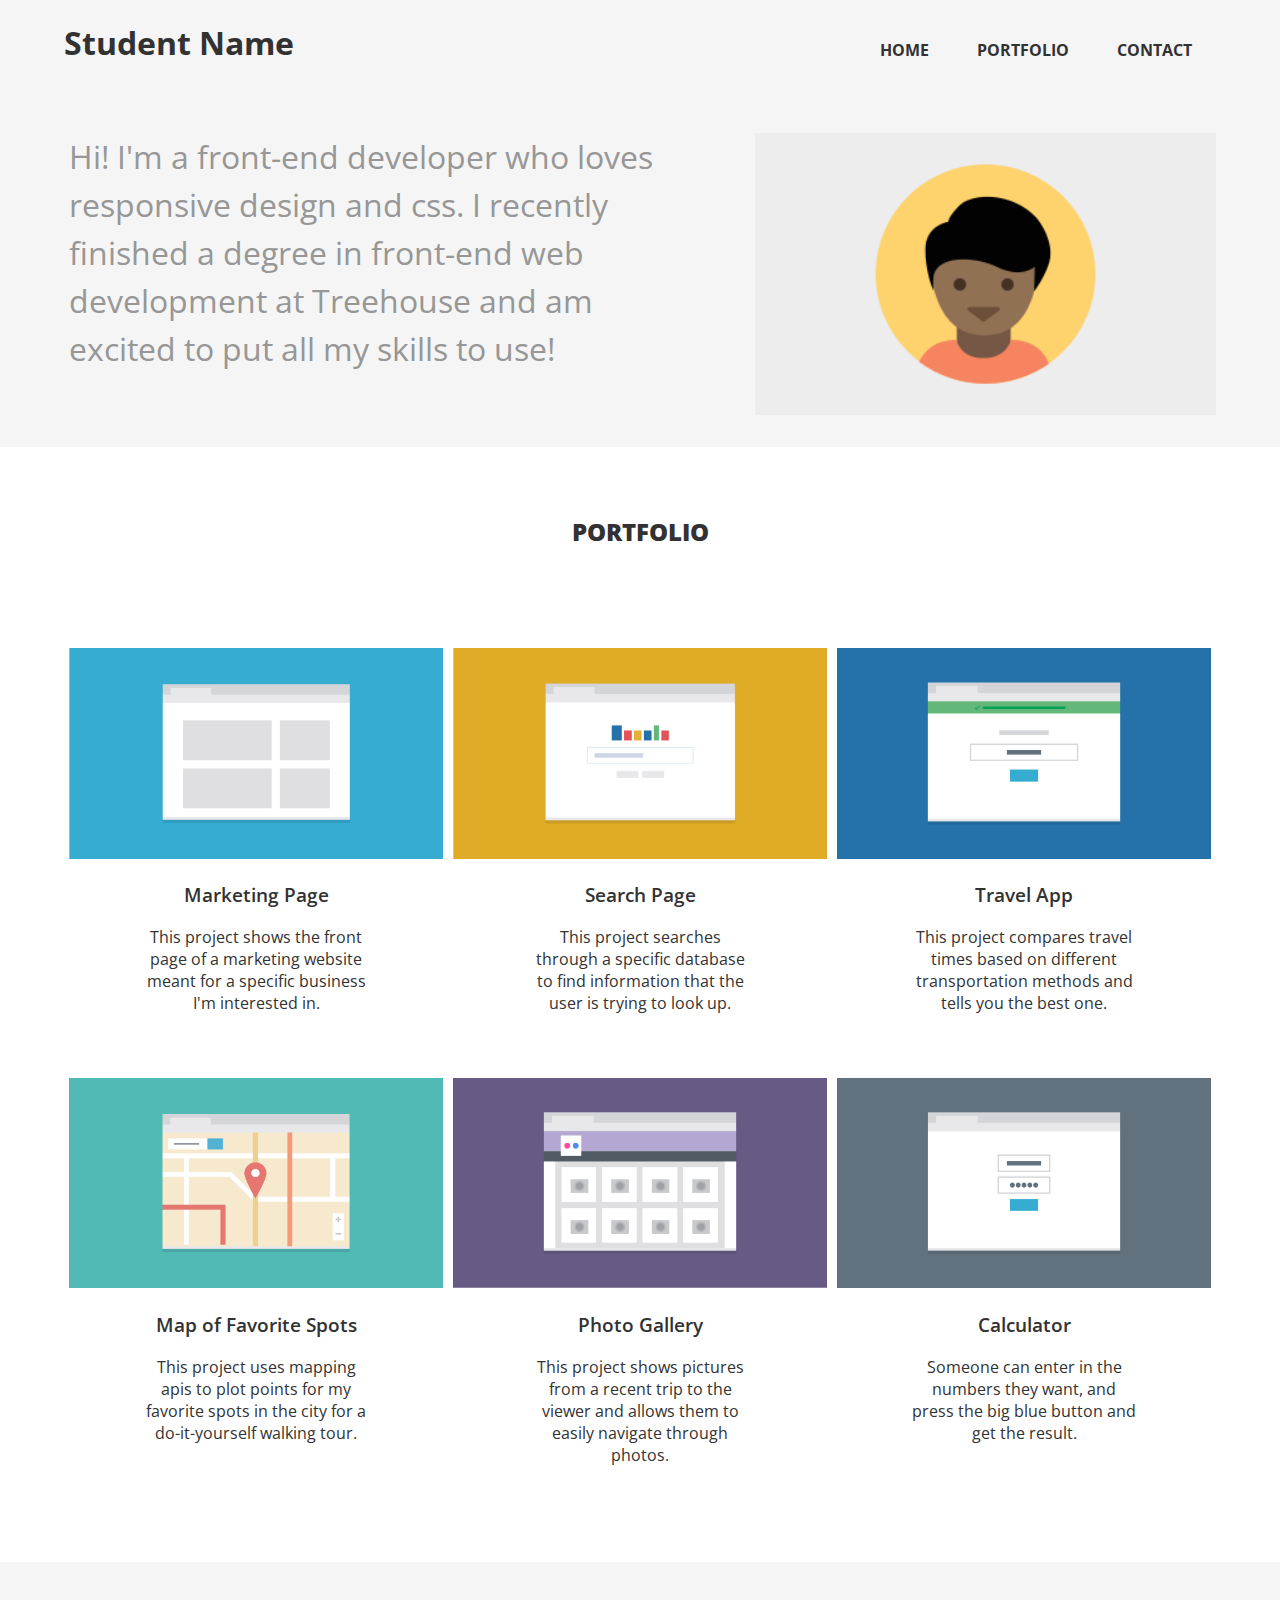
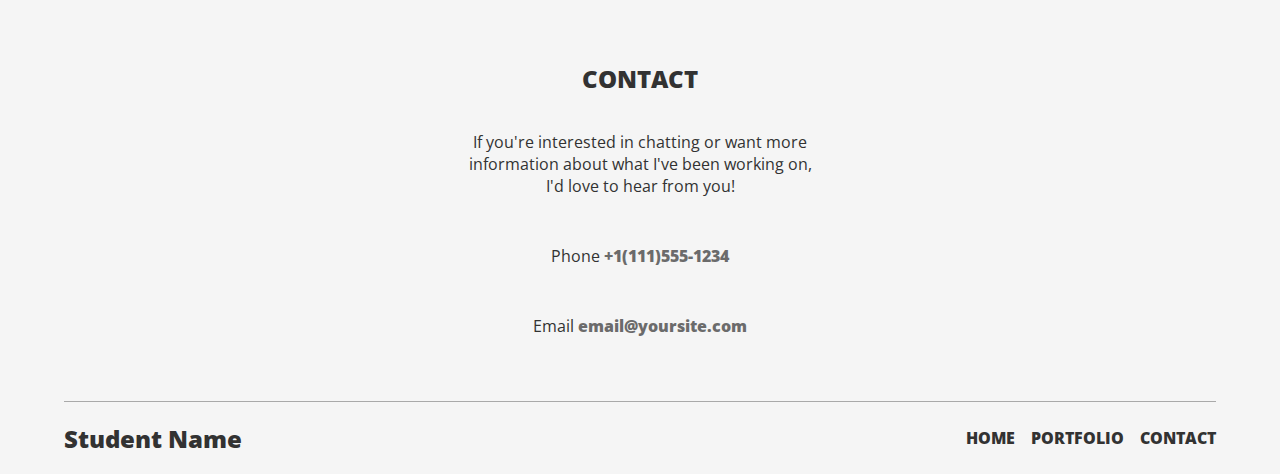
<file: src/fewprojects/techdegree-project-2/index.html>
<!DOCTYPE html>
<html lang="en">

<head>
    <meta charset="UTF-8">
    <meta http-equiv="X-UA-Compatible" content="IE=edge">
    <meta name="viewport" content="width=device-width, initial-scale=1.0">
    <title>Document</title>
    <!-- google font -->
    <link rel="preconnect" href="https://fonts.googleapis.com">
    <link rel="preconnect" href="https://fonts.gstatic.com" crossorigin>
    <link href="https://fonts.googleapis.com/css2?family=Open+Sans:wght@300;400;600;700&display=swap" rel="stylesheet">
    <!-- css file-->
    <link rel="stylesheet" href="css/style.css">
</head>

<body>

    <header class="main-header">
        <div class="container">
            <h1>Student Name</h1>
            <ul class="main-nav">
                <li><a href="index.html">HOME</a></li>
                <li><a href="#portfolio">PORTFOLIO</a></li>
                <li><a href="#contact">CONTACT</a></li>
            </ul>
        </div>
    </header>
    <!-- header -->


    <section class="banner">
        <div class="container">
            <img class="profileImg" src="images/responsive-layout-profile.png" alt="Profile image">
            <p class="about">Hi! I'm a front-end developer who loves responsive design and css. I recently
                finished a degree in front-end web development at Treehouse and am excited to
                put all my skills to use!
            </p>
        </div>
    </section>
    <!-- banner -->

    <h2 class="portfolioHeading">PORTFOLIO</h2>

    <section class="portfolio row" id="portfolio">
        <div class="marketingPage col">
            <img src="images/portfolio-1.png" alt="Marketing cover image">
            <h3>Marketing Page</h3>
            <p>This project shows the front page of a marketing website meant for a specific
                business I'm interested in.
            </p>
        </div>

        <div class="searchPage col">
            <img src="images/portfolio-2.png" alt="Search page cover image">
            <h3>Search Page</h3>
            <p>This project searches through a specific database to find information that
                the user is trying to look up.
            </p>
        </div>

        <div class="travelApp col">
            <img src="images/portfolio-3.png" alt="Travel App cover image">
            <h3>Travel App</h3>
            <p>This project compares travel times based on different transportation methods
                and tells you the best one.
            </p>
        </div>

        <div class="map col">
            <img src="images/portfolio-4.png" alt="Favorite spot cover image">
            <h3>Map of Favorite Spots</h3>
            <p>This project uses mapping apis to plot points for my favorite spots in the city
                for a do-it-yourself walking tour.
            </p>
        </div>

        <div class="photoGallery col">
            <img src="images/portfolio-5.png" alt="Gallery photo cover image">
            <h3>Photo Gallery</h3>
            <p>This project shows pictures from a recent trip to the viewer and allows them to
                easily navigate through photos.
            </p>
        </div>

        <div class="Calculator col">
            <img src="images/portfolio-6.png" alt="Calculator cover image">
            <h3>Calculator</h3>
            <p>Someone can enter in the numbers they want, and press the big blue button and get
                the result.
            </p>
        </div>
    </section>
    <!-- portfolio -->

    <section class="contact" id="contact">
        <div class="container">
            <h2>CONTACT</h2>
            <p>If you're interested in chatting or want more information about what I've been working on,
                I'd love to hear from you!
            </p>
            <p>Phone <span>+1(111)555-1234</span></p>
            <p>Email <span>email@yoursite.com</span></p>
        </div>
    </section>
    <!-- contact -->

    <footer>
        <div class="main-footer">
            <div class="container">
                <h2>Student Name</h2>
                <ul class="footer-nav">
                    <li><a href="index.html">HOME</a></li>
                    <li><a href="#portfolio">PORTFOLIO</a></li>
                    <li><a href="#contact">CONTACT</a></li>
                </ul>
            </div>
        </div>

        <div class="backToTop">
            <div class="container">
                <h2>Student name</h2>
                <h2><a href="index.html">BACK TO TOP</a></h2>
            </div>
        </div>
    </footer>
    <!-- footer -->


</body>

</html>
</file>
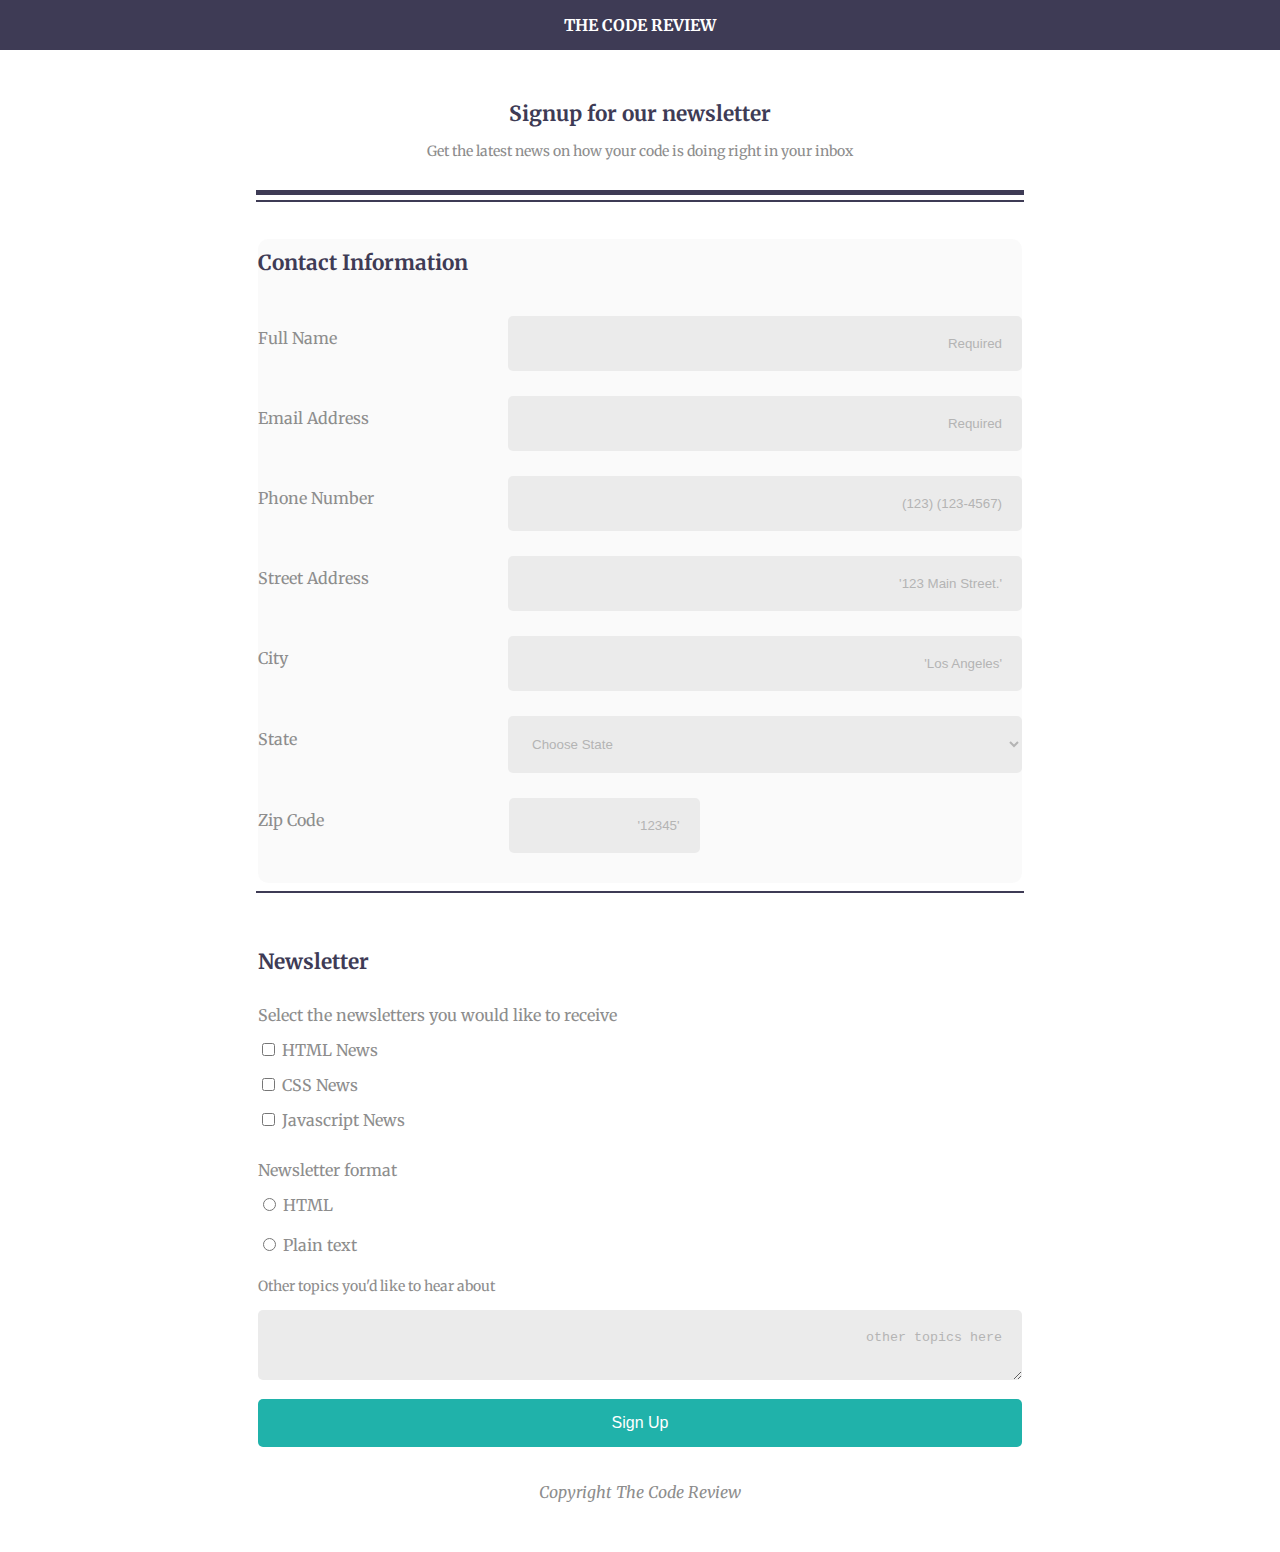
<file: src/fewprojects/techdegree-project-3/index.html>
<!DOCTYPE html>
<html lang="en">
  <head>
    <meta charset="UTF-8" />
    <meta http-equiv="X-UA-Compatible" content="IE=edge" />
    <meta name="viewport" content="width=device-width, initial-scale=1.0" />
    <title>Document</title>
    <!-- css -->
    <link rel="stylesheet" href="css/style.css" />
    <!--google font link -->
    <link rel="preconnect" href="https://fonts.googleapis.com" />
    <link rel="preconnect" href="https://fonts.gstatic.com" crossorigin />
    <link href="https://fonts.googleapis.com/css2?family=Merriweather:wght@300;400;700;900&display=swap" rel="stylesheet" />
  </head>
  <body>
    <header>
      <div class="header-container">
        <span>THE CODE REVIEW</span>
      </div>
    </header>

    <main>
      <div class="signup-container">
        <h1>Signup for our newsletter</h1>
        <p>Get the latest news on how your code is doing right in your inbox</p>
      </div>
      <!-- form -->
      <form>
        <fieldset class="important">
          <legend>Contact Information</legend>
          <!-- full name -->
          <div class="contact-label-input">
            <label for="name">Full Name</label>
            <input type="text" class="contact-input" id="name" name="user-name" placeholder="Required" required />
          </div>
          <!-- email -->
          <div class="contact-label-input">
            <label for="email">Email Address</label>
            <input type="email" class="contact-input" id="email" placeholder="Required" name="user-email" required />
          </div>
          <!-- phone number -->
          <div class="contact-label-input">
            <label for="phone">Phone Number</label>
            <input type="tel" class="contact-input" id="phone" name="user-phone" placeholder="(123) (123-4567)" />
          </div>
          <!-- street address -->
          <div class="contact-label-input">
            <label for="address">Street Address</label>
            <input type="text" class="contact-input" id="address" name="user-address" placeholder="'123 Main Street.'" />
          </div>
          <!-- city -->
          <div class="contact-label-input">
            <label for="city">City</label>
            <input type="text" class="contact-input" id="city" name="user-city" placeholder="'Los Angeles'" />
          </div>
          <!-- state-->
          <div class="contact-label-input">
            <label for="state">State</label>
            <select name="user-state" class="contact-input" id="state">
              <option id="option" disabled selected hidden>Choose State</option>
            </select>
          </div>
          <!-- zipcode -->
          <div class="contact-label-input">
            <label for="zipcode" class="zipcode-label">Zip Code</label>
            <input type="text" class="zipcode-input" id="zipcode" name="user-zipcode" placeholder="'12345'" />
          </div>
        </fieldset>
        <hr />
        <!-- newsletter fieldset -->
        <fieldset>
          <legend>Newsletter</legend>
          <p>Select the newsletters you would like to receive</p>
          <!-- html news -->
          <div class="label-checkbox">
            <input type="checkbox" name="user-htmlnews" id="checkbox-html" class="newsletterlabel" />
            <label for="checkbox-html" class="newsletterlabel">HTML News</label><br />
          </div>
          <!-- css news -->
          <div class="label-checkbox">
            <input type="checkbox" name="user-cssnews" id="checkbox-css" class="newsletterlabel" />
            <label for="checkbox-css" class="newsletterlabel">CSS News</label><br />
          </div>
          <!-- javascript news -->
          <div class="label-checkbox">
            <input type="checkbox" name="user-jsnews" id="checkbox-js" class="newsletterlabel" />
            <label for="checkbox-js" class="newsletterlabel">Javascript News</label>
          </div>

          <p id="format-heading">Newsletter format</p>
          <!-- html format -->
          <div class="label-radio">
            <input type="radio" name="user-format" id="radio-htmlformat" class="newsletterlabel" />
            <label for="radio-htmlformat" class="newsletterlabel">HTML</label><br />
          </div>
          <!-- plain format -->
          <div class="label-radio">
            <input type="radio" name="user-format" id="radio-plainformat" class="newsletterlabel" />
            <label for="radio-plainformat" class="newsletterlabel">Plain text</label><br />
          </div>

          <!-- textarea -->
          <label for="other-topics">Other topics you'd like to hear about</label><br />
          <textarea name="user-topics" id="other-topics" placeholder="other topics here"></textarea>
          <button type="submit">Sign Up</button>
          <p class="copyright">Copyright The Code Review</p>
        </fieldset>
      </form>
    </main>
  </body>
</html>
</file>
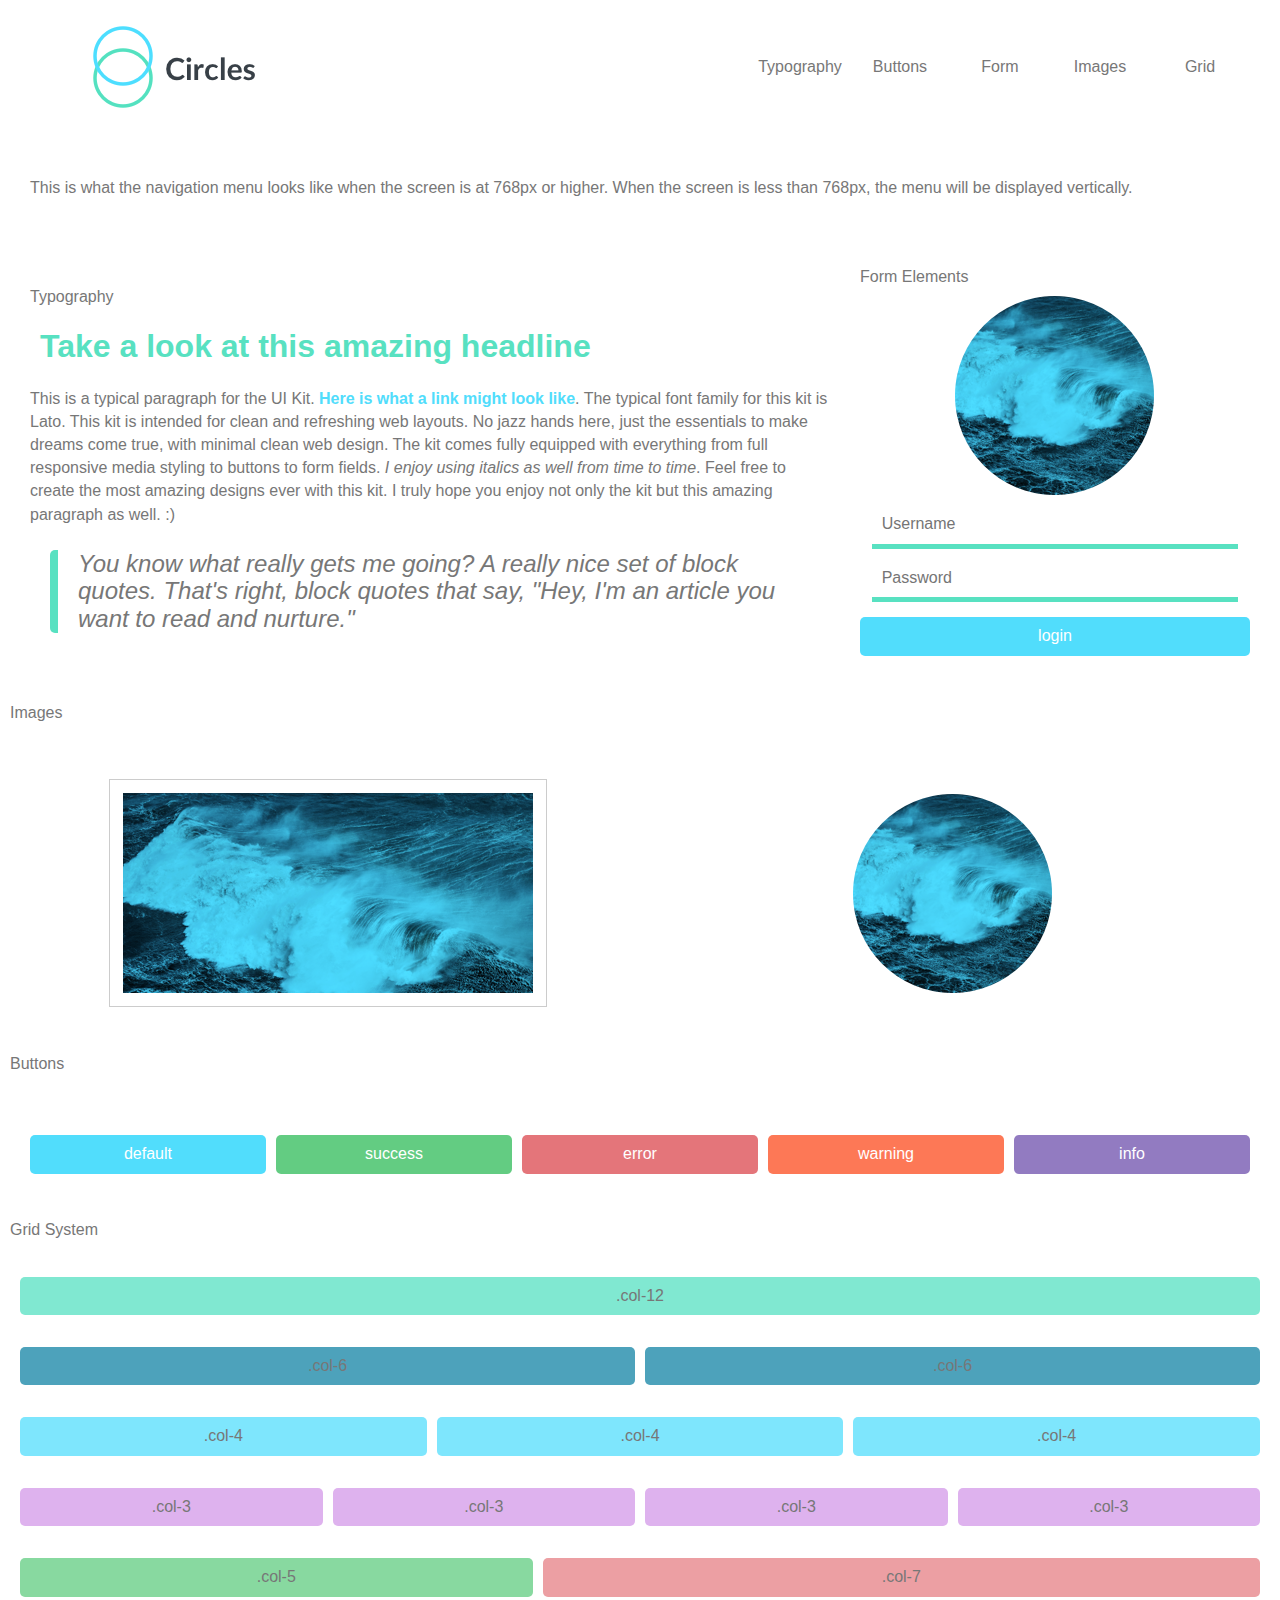
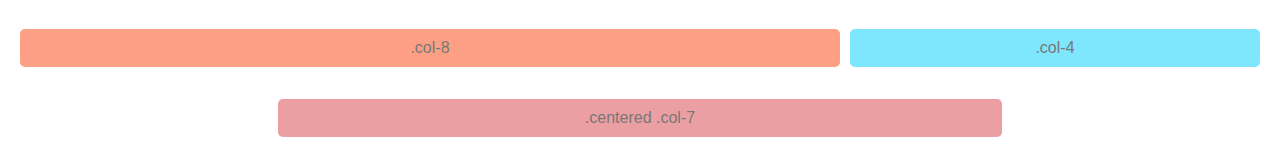
<file: src/fewprojects/techdegree-project-4/index.html>
<!DOCTYPE html>
<html lang="en">
  <head>
    <meta charset="utf-8" />
    <title>Circles UI Kit</title>
    <meta name="viewport" content="width=device-width, initial-scale=1" />
    <link rel="stylesheet" href="css/styles.css" />
  </head>

  <body class="container">
    <header class="row">
      <div class="col-3">
        <a class="link" href="/">
          <img class="img img-logo" alt="circles logo" src="images/logo.png" />
        </a>
      </div>
      <div class="col-9">
        <nav class="nav">
          <a class="nav-link" href="#type">Typography</a>
          <a class="nav-link" href="#buttons">Buttons</a>
          <a class="nav-link" href="#forms">Form</a>
          <a class="nav-link" href="#images">Images</a>
          <a class="nav-link" href="#grid">Grid</a>
        </nav>
      </div>
    </header>

    <div class="row">
      <div class="col-12">
        <div class="card">
          <p>
            This is what the navigation menu looks like when the screen is at 768px or higher. When the screen is less than 768px, the menu will be
            displayed vertically.
          </p>
        </div>
      </div>
    </div>

    <div class="row">
      <div class="col-8">
        <div class="card">
          <h4 id="type" class="headline-secondary">Typography</h4>
          <h1 class="headline-primary">Take a look at this amazing headline</h1>
          <p>
            This is a typical paragraph for the UI Kit. <a href="#" class="link">Here is what a link might look like</a>. The typical font family for
            this kit is Lato. This kit is intended for clean and refreshing web layouts. No jazz hands here, just the essentials to make dreams come
            true, with minimal clean web design. The kit comes fully equipped with everything from full responsive media styling to buttons to form
            fields. <em>I enjoy using italics as well from time to time</em>. Feel free to create the most amazing designs ever with this kit. I truly
            hope you enjoy not only the kit but this amazing paragraph as well. :)
          </p>
          <blockquote class="blockquote">
            You know what really gets me going? A really nice set of block quotes. That's right, block quotes that say, "Hey, I'm an article you want
            to read and nurture."
          </blockquote>
        </div>
      </div>
      <div class="col-4">
        <form class="form">
          <legend id="forms" class="headline-secondary">Form Elements</legend>
          <img class="img-avatar" src="images/avatar.png" alt="Avatar" />
          <label class="hidden" for="username">Username:</label>
          <input class="input" type="text" id="username" placeholder="Username" />
          <label class="hidden" for="password">Password:</label>
          <input class="input" type="password" id="password" placeholder="Password" />
          <button class="btn default" type="submit" value="Login">Login</button>
        </form>
      </div>
    </div>

    <h4 id="images" class="headline-secondary">Images</h4>

    <div class="row">
      <div class="col-6">
        <img class="img img-frame" src="images/image.png" alt="sample image" />
      </div>
      <div class="col-6">
        <img class="img img-avatar" src="images/avatar.png" alt="Avatar" />
      </div>
    </div>

    <h4 id="buttons" class="headline-secondary">Buttons</h4>

    <div class="row">
      <div class="col-12">
        <button class="btn default">default</button>
        <button class="btn success">success</button>
        <button class="btn error">error</button>
        <button class="btn warning">warning</button>
        <button class="btn info">info</button>
      </div>
    </div>

    <h4 id="grid" class="headline-secondary">Grid System</h4>

    <div class="row">
      <div class="col-12 theme">.col-12</div>
    </div>
    <div class="row">
      <div class="col-6 theme">.col-6</div>
      <div class="col-6 theme">.col-6</div>
    </div>
    <div class="row">
      <div class="col-4 theme">.col-4</div>
      <div class="col-4 theme">.col-4</div>
      <div class="col-4 theme">.col-4</div>
    </div>
    <div class="row">
      <div class="col-3 theme">.col-3</div>
      <div class="col-3 theme">.col-3</div>
      <div class="col-3 theme">.col-3</div>
      <div class="col-3 theme">.col-3</div>
    </div>
    <div class="row">
      <div class="col-5 theme">.col-5</div>
      <div class="col-7 theme">.col-7</div>
    </div>
    <div class="row">
      <div class="col-8 theme">.col-8</div>
      <div class="col-4 theme">.col-4</div>
    </div>
    <div class="row">
      <div class="col-7 theme centered">.centered .col-7</div>
    </div>
  </body>
</html>
</file>
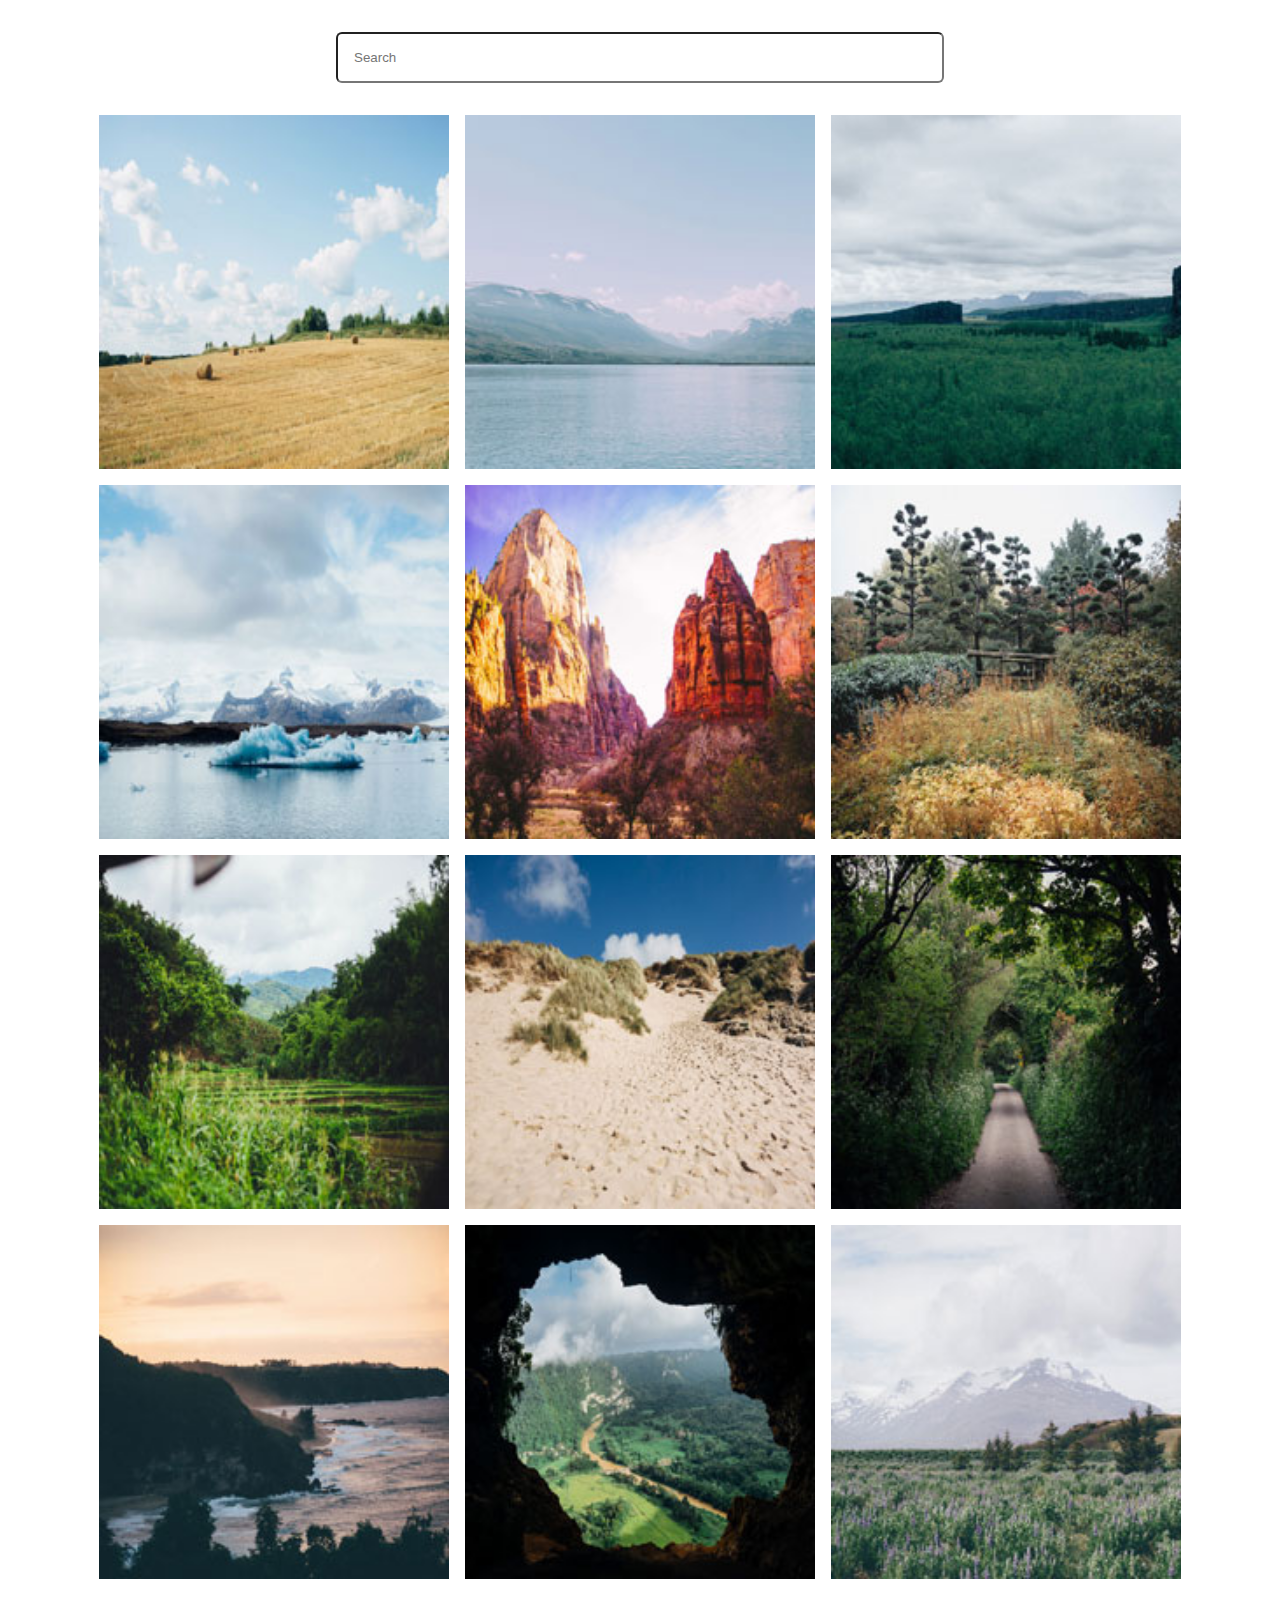
<file: src/fewprojects/techdegree-project-5/index.html>
<!DOCTYPE html>
<html lang="en">
  <head>
    <meta charset="UTF-8" />
    <meta http-equiv="X-UA-Compatible" content="IE=edge" />
    <meta name="viewport" content="width=device-width, initial-scale=1.0" />
    <title>Photo Gallery</title>
    <!--  baguette box css install -->
    <link rel="stylesheet" href="css/baguetteBox.css" />
    <!-- my css -->
    <link rel="stylesheet" href="css/style.css" />
  </head>
  <body>
    <!-- input -->
    <div class="search-box">
      <input type="search" name="search" id="search" onkeyup="search()" placeholder="Search" />
    </div>

    <!-- gallery -->
    <main class="gallery">
      <!-- image -->
      <a
        href="photo_gallery_v5/photos/01.jpg"
        data-caption="Hay Bales
      I love hay bales. Took this snap on a drive through the countryside past some straw fields."
        ><img src="photo_gallery_v5/photos/thumbnails/01.jpg" alt=""
      /></a>
      <!-- image -->
      <a
        href="photo_gallery_v5/photos/02.jpg"
        data-caption="Lake
      The lake was so calm today. We had a great view of the snow on the mountains from here."
        ><img src="photo_gallery_v5/photos/thumbnails/02.jpg" alt=""
      /></a>
      <!-- image -->
      <a
        href="photo_gallery_v5/photos/03.jpg"
        data-caption="Canyon
      I hiked to the top of the mountain and got this picture of the canyon and trees below."
        ><img src="photo_gallery_v5/photos/thumbnails/03.jpg" alt=""
      /></a>
      <!-- image -->
      <a
        href="photo_gallery_v5/photos/04.jpg"
        data-caption="Iceberg
      It was amazing to see an iceberg up close, it was so cold but didn’t snow today.  "
        ><img src="photo_gallery_v5/photos/thumbnails/04.jpg" alt=""
      /></a>
      <!-- image -->
      <a
        href="photo_gallery_v5/photos/05.jpg"
        data-caption="Desert
      The red cliffs were beautiful. It was really hot in the desert but we did a lot of walking through the canyons."
        ><img src="photo_gallery_v5/photos/thumbnails/05.jpg" alt=""
      /></a>
      <!-- image -->
      <a
        href="photo_gallery_v5/photos/06.jpg"
        data-caption="Fall
      Fall is coming, I love when the leaves on the trees start to change color."
        ><img src="photo_gallery_v5/photos/thumbnails/06.jpg" alt=""
      /></a>
      <!-- image -->
      <a
        href="photo_gallery_v5/photos/07.jpg"
        data-caption="Plantation
      I drove past this plantation yesterday, everything is so green!"
        ><img src="photo_gallery_v5/photos/thumbnails/07.jpg" alt=""
      /></a>
      <!-- image -->
      <a
        href="photo_gallery_v5/photos/08.jpg"
        data-caption="Dunes
      My summer vacation to the Oregon Coast. I love the sandy dunes!"
        ><img src="photo_gallery_v5/photos/thumbnails/08.jpg" alt=""
      /></a>
      <!-- image -->
      <a
        href="photo_gallery_v5/photos/09.jpg"
        data-caption="Countryside Lane
      We enjoyed a quiet stroll down this countryside lane."
        ><img src="photo_gallery_v5/photos/thumbnails/09.jpg" alt=""
      /></a>
      <!-- image -->
      <a
        href="photo_gallery_v5/photos/10.jpg"
        data-caption="Sunset
      Sunset at the coast! The sky turned a lovely shade of orange."
        ><img src="photo_gallery_v5/photos/thumbnails/10.jpg" alt=""
      /></a>
      <!-- image -->
      <a
        href="photo_gallery_v5/photos/11.jpg"
        data-caption="Cave
      I did a tour of a cave today and the view of the landscape below was breathtaking."
        ><img src="photo_gallery_v5/photos/thumbnails/11.jpg" alt=""
      /></a>
      <!-- image -->
      <a
        href="photo_gallery_v5/photos/12.jpg"
        data-caption="Bluebells
      I walked through this meadow of bluebells and got a good view of the snow on the mountain before the fog came in."
        ><img src="photo_gallery_v5/photos/thumbnails/12.jpg" alt=""
      /></a>
    </main>

    <!-- search box js install -->
    <script src="js/searchFilter.js"></script>
    <!-- baguette box js inastall -->
    <script src="js/baguetteBox.js"></script>
    <script src="js/app.js"></script>
  </body>
</html>
</file>
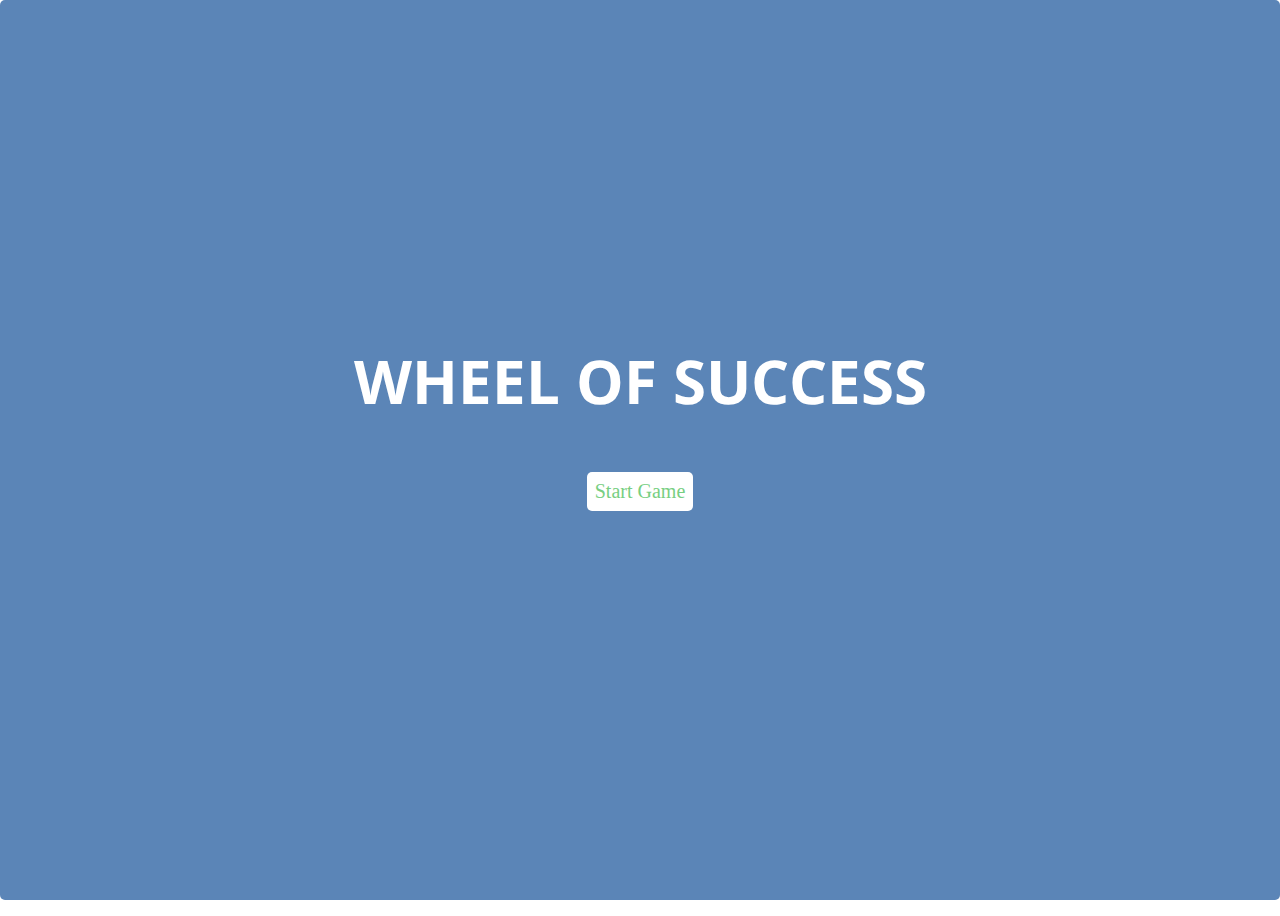
<file: src/fewprojects/techdegree-project-6/index.html>
<!DOCTYPE html>
<html lang="en">
  <head>
    <meta charset="utf-8" />
    <title>Wheel of Success!</title>
    <meta name="viewport" content="width=device-width, initial-scale=1.0" />
    <link href="css/styles.css" rel="stylesheet" />
  </head>
  <body>
    <div class="main-container">
      <div id="overlay" class="start">
        <h2 class="title">Wheel of Success</h2>
        <a class="btn__reset">Start Game</a>
      </div>

      <div id="banner" class="section">
        <h2 class="header">Wheel of Success</h2>
      </div>

      <div id="phrase" class="section">
        <ul></ul>
        <p>HINT: Theme Park</p>
      </div>
      <div id="qwerty" class="section">
        <div class="keyrow">
          <button>q</button><button>w</button><button>e</button><button>r</button><button>t</button><button>y</button><button>u</button
          ><button>i</button><button>o</button><button>p</button>
        </div>
        <div class="keyrow">
          <button>a</button><button>s</button><button>d</button><button>f</button><button>g</button><button>h</button><button>j</button
          ><button>k</button><button>l</button>
        </div>
        <div class="keyrow">
          <button>z</button><button>x</button><button>c</button><button>v</button><button>b</button><button>n</button><button>m</button>
        </div>
      </div>

      <div id="scoreboard" class="section">
        <ol>
          <li class="tries"><img src="images/liveHeart.png" height="35px" width="30px" /></li>
          <li class="tries"><img src="images/liveHeart.png" height="35px" width="30px" /></li>
          <li class="tries"><img src="images/liveHeart.png" height="35px" width="30px" /></li>
          <li class="tries"><img src="images/liveHeart.png" height="35px" width="30px" /></li>
          <li class="tries"><img src="images/liveHeart.png" height="35px" width="30px" /></li>
        </ol>
      </div>
    </div>
    <script type="text/javascript" src="js/app.js"></script>
  </body>
</html>
</file>
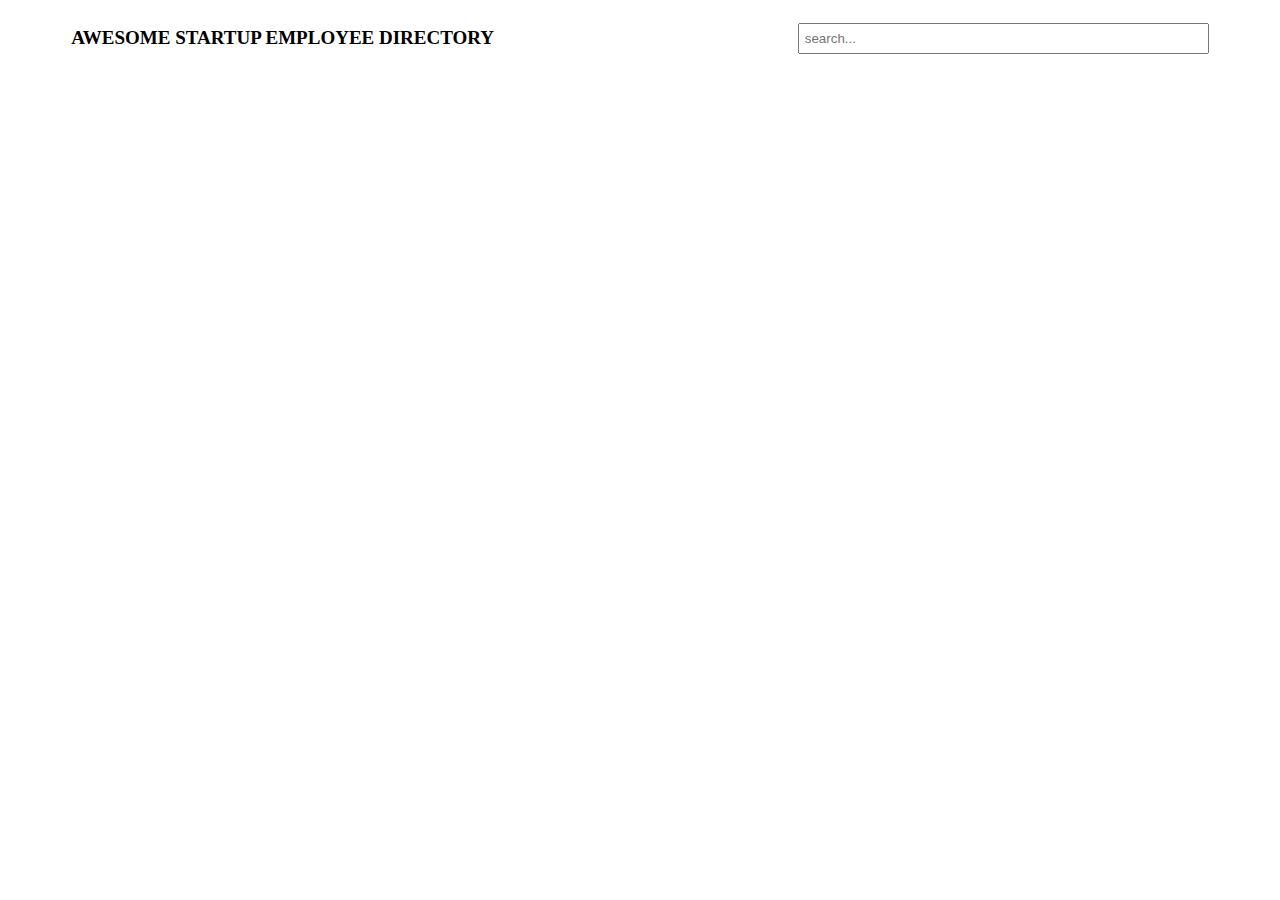
<file: src/fewprojects/techdegree-project-8/index.html>
<!DOCTYPE html>
<html lang="en-us">
  <head>
    <meta content="width=device-width, initial-scale=1" name="viewport" />
    <title>Employee Directory</title>
    <!-- my css link -->
    <link rel="stylesheet" href="css/style.css" />
  </head>
  <body>
    <section class="main-div">
      <div class="header">
        <h3>AWESOME STARTUP EMPLOYEE DIRECTORY</h3>
        <input type="text" id="search" placeholder="search..." onkeyup="search()" />
      </div>
      <div id="employee-div"></div>
    </section>

    <!-- The Modal -->
    <div id="myModal" class="modal">
      <!-- Modal content -->
      <div class="modal-content">
        <span class="close">&times;</span>
        <div class="userNav">
          <img src="img/prev.png" id="prev" />
          <img src="img/next.png" id="next" />
        </div>
        <div id="user-desc-box"></div>
      </div>
    </div>
    <!-- my js script -->
    <script src="js/app.js"></script>
  </body>
</html>
</file>
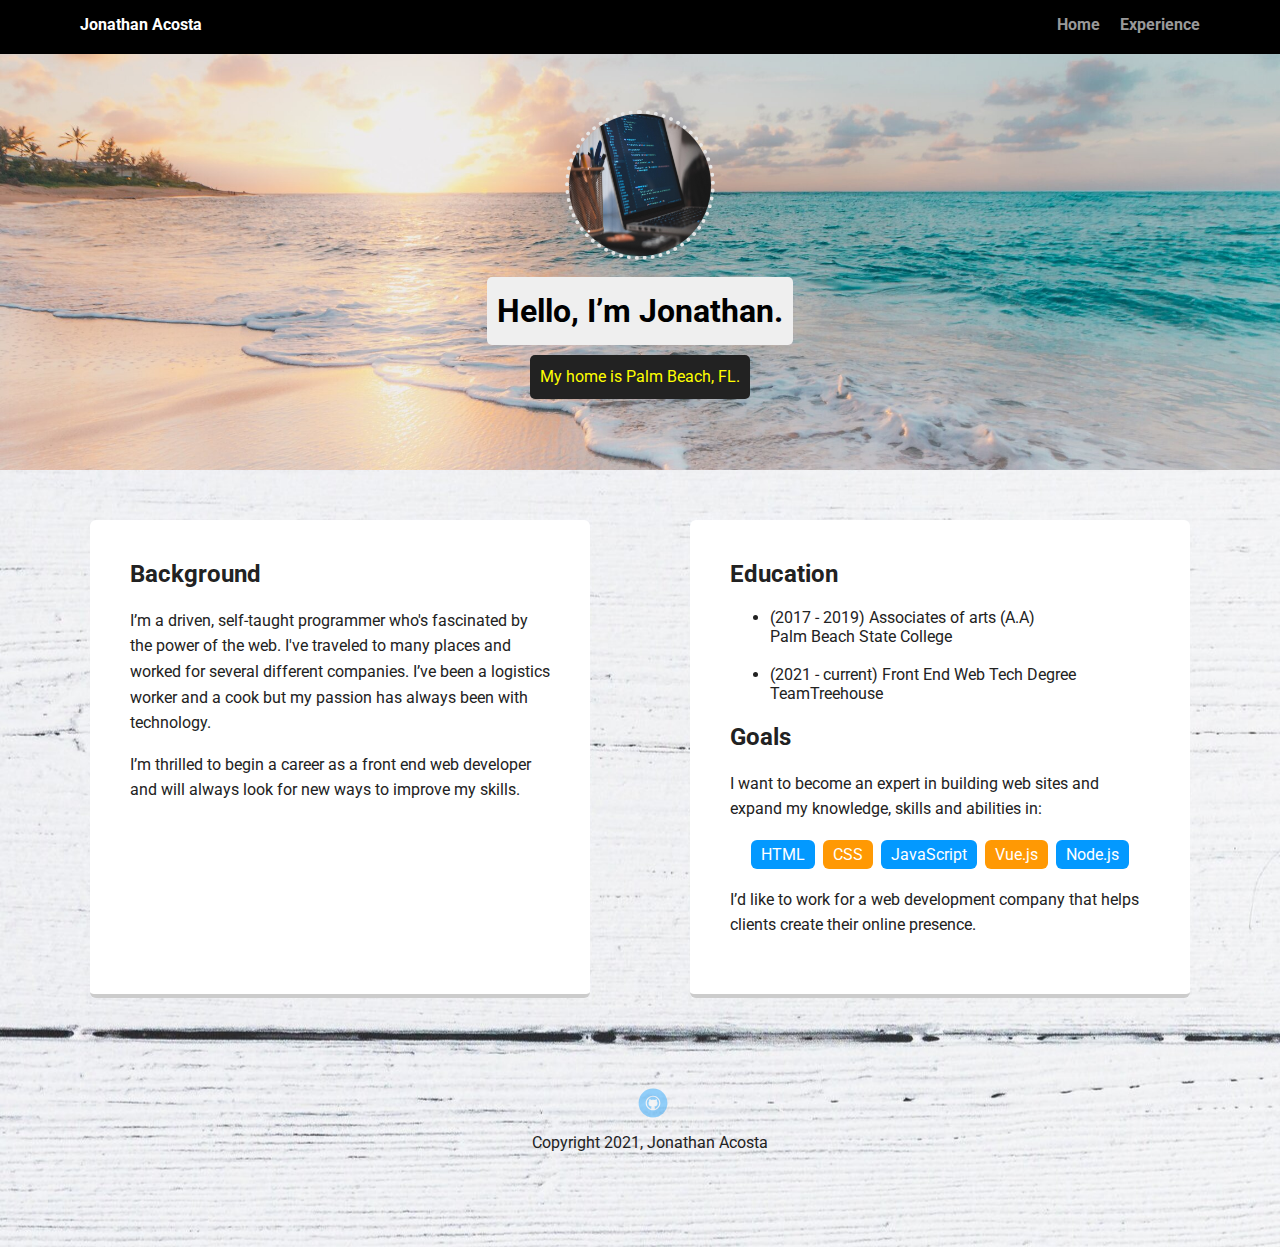
<file: src/fewprojects/techdegree-project-1/portfolio_update_v1/index.html>
<!doctype html>
<html lang="en">

<head>
  <meta charset="utf-8">
  <title>Jonathan Acosta's Profile</title>
  <meta name="viewport" content="width=device-width, initial-scale=1.0">
  <link rel="stylesheet" href="styles.css">
  <link href="https://fonts.googleapis.com/css?family=Muli%7CRoboto:400,300,500,700,900" rel="stylesheet">
</head>

<body>

  <div class="main-nav">
    <ul class="nav">
      <li class="name">Jonathan Acosta</li>
      <li><a href="index.html">Home</a></li>
      <li><a href="experience.html">Experience</a></li>
    </ul>
  </div>

  <header>
    <img src="images/profilePic.jpg" alt="Desktop setup of Jonathan Acosta" class="profile-image">
    <h1 class="tag name">Hello, I’m Jonathan.</h1>
    <p class="tag location">My home is Palm Beach, FL.</p>
  </header>

  <main class="flex">
    <div class="card">
      <h2>Background</h2>
      <p>I’m a driven, self-taught programmer who's fascinated by the power of the web. I've traveled to
        many places
        and worked for several different companies. I’ve been a logistics worker and a cook but my passion has always
        been with technology.
      </p>
      <p>I’m thrilled to begin a career as a front end web developer and will always look for new ways to improve my
        skills.
      </p>
    </div>
    <div class="card">
      <h2>Education</h2>
      <ul>
        <li>(2017 - 2019) Associates of arts (A.A) <br> Palm Beach State College</li>
        <br>
        <li>(2021 - current) Front End Web Tech Degree <br> TeamTreehouse</li>
      </ul>
      <h2>Goals</h2>
      <p>I want to become an expert in building web sites and expand my knowledge, skills and abilities in:</p>
      <ul class="skills">
        <li>HTML</li>
        <li>CSS</li>
        <li>JavaScript</li>
        <li>Vue.js</li>
        <li>Node.js</li>
      </ul>
      <p>I’d like to work for a web development company that helps clients create their online presence.</p>
    </div>
  </main>

  <footer>
    <ul>
      <li><a href="https://github.com/AcostaJon" class="social github">Github</a></li>
    </ul>
    <p class="copyright">Copyright 2021, Jonathan Acosta</p>
  </footer>

</body>

</html>
</file>
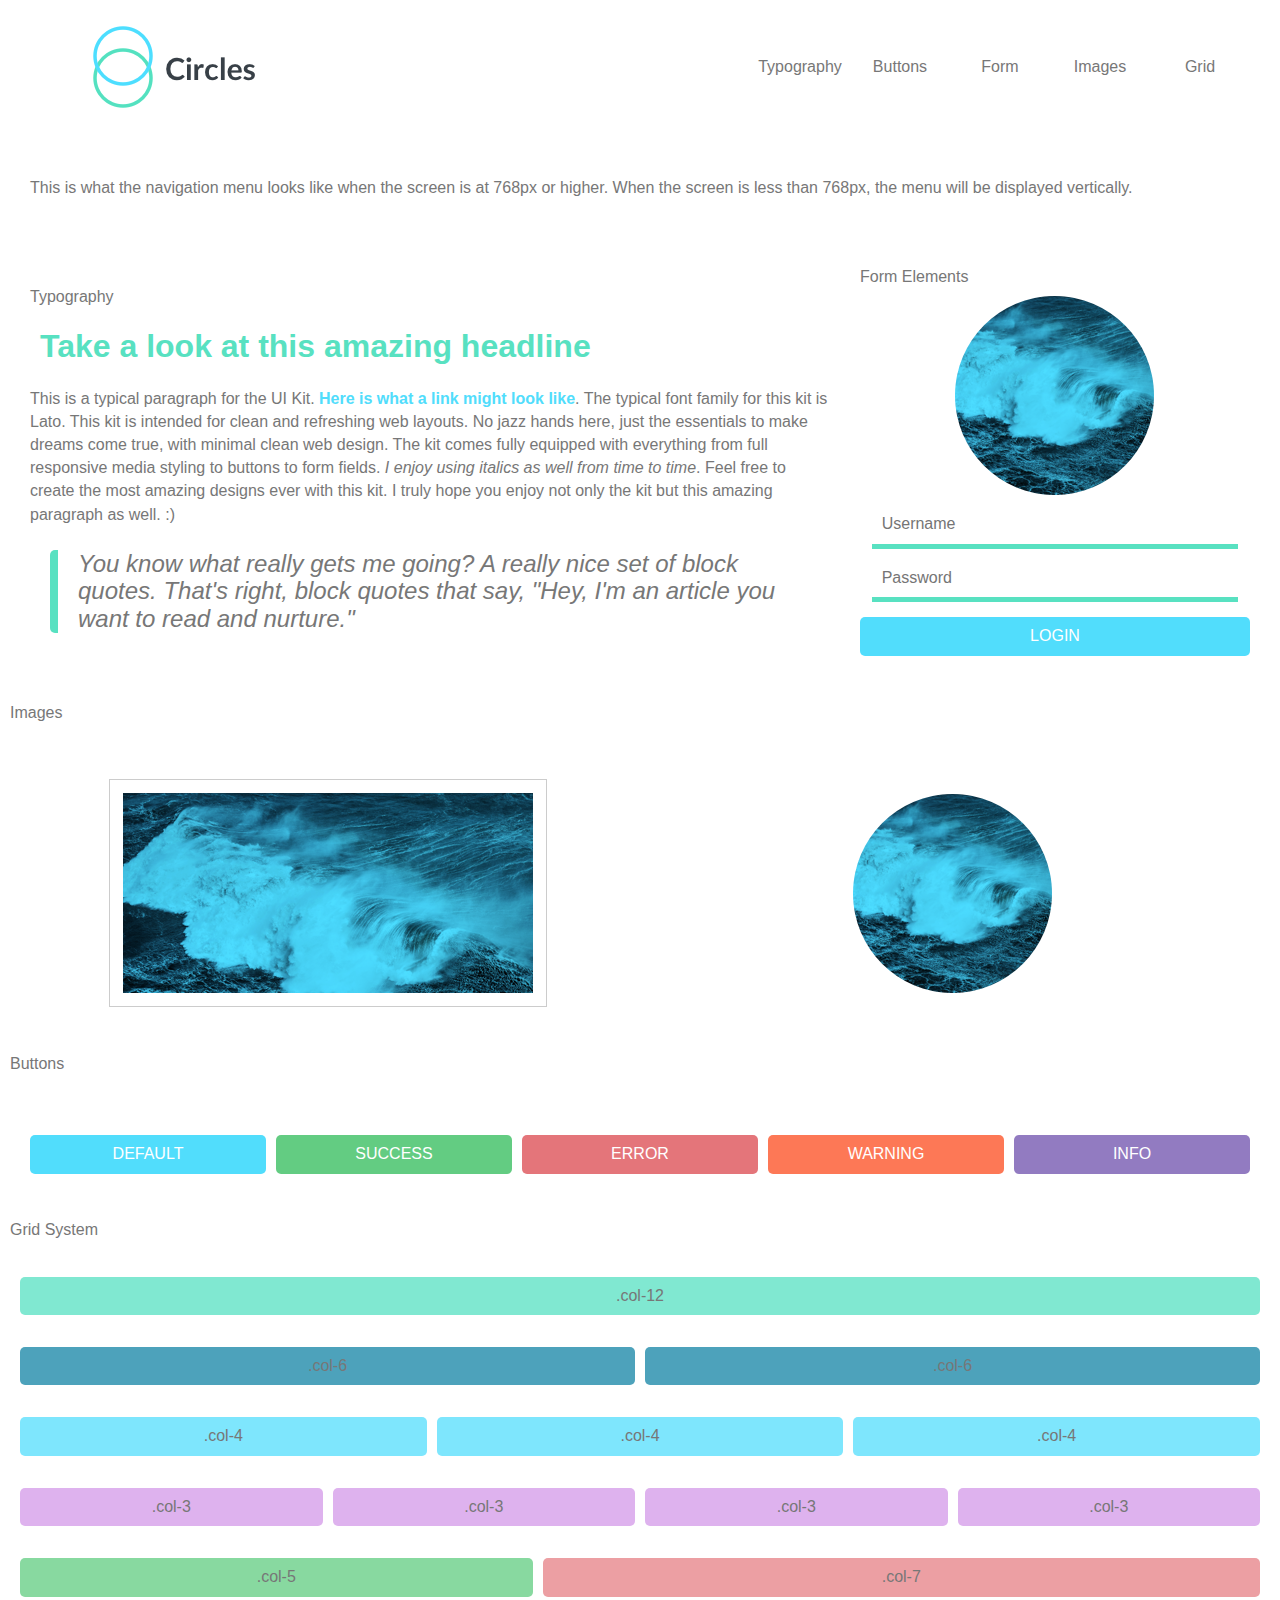
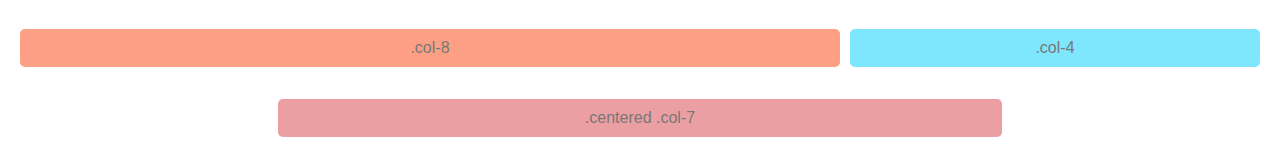
<file: src/fewprojects/techdegree-project-4/resources/index.html>
<!DOCTYPE html>
<html lang="en">
  <head>
    <meta charset="utf-8" />
    <title>Circles UI Kit</title>
    <meta name="viewport" content="width=device-width, initial-scale=1" />
    <link rel="stylesheet" href="css/normalize.css" />
    <link rel="stylesheet" href="css/styles.css" />
  </head>

  <body class="container">
    <header class="row">
      <div class="col-3">
        <a class="link" href="/">
          <img class="img-logo" alt="circles logo" src="../images/logo.png" />
        </a>
      </div>
      <div class="col-9">
        <nav class="nav">
          <a class="nav-link" href="#type">Typography</a>
          <a class="nav-link" href="#buttons">Buttons</a>
          <a class="nav-link" href="#forms">Form</a>
          <a class="nav-link" href="#images">Images</a>
          <a class="nav-link" href="#grid">Grid</a>
        </nav>
      </div>
    </header>

    <div class="row">
      <div class="col-12">
        <div class="card">
          <p>
            This is what the navigation menu looks like when the screen is at 768px or higher. When the screen is less than 768px, the menu will be
            displayed vertically.
          </p>
        </div>
      </div>
    </div>

    <div class="row">
      <div class="col-8">
        <div class="card">
          <h4 id="type" class="headline-secondary">Typography</h4>
          <h1 class="headline-primary">Take a look at this amazing headline</h1>
          <p>
            This is a typical paragraph for the UI Kit. <a href="#" class="link">Here is what a link might look like</a>. The typical font family for
            this kit is Lato. This kit is intended for clean and refreshing web layouts. No jazz hands here, just the essentials to make dreams come
            true, with minimal clean web design. The kit comes fully equipped with everything from full responsive media styling to buttons to form
            fields. <em>I enjoy using italics as well from time to time</em>. Feel free to create the most amazing designs ever with this kit. I truly
            hope you enjoy not only the kit but this amazing paragraph as well. :)
          </p>
          <blockquote class="blockquote">
            You know what really gets me going? A really nice set of block quotes. That's right, block quotes that say, "Hey, I'm an article you want
            to read and nurture."
          </blockquote>
        </div>
      </div>
      <div class="col-4">
        <form class="form">
          <legend id="forms" class="headline-secondary">Form Elements</legend>
          <img class="img-avatar" src="../images/avatar.png" alt="Avatar" />
          <label class="hidden" for="username">Username:</label>
          <input class="input" type="text" id="username" placeholder="Username" />
          <label class="hidden" for="password">Password:</label>
          <input class="input" type="password" id="password" placeholder="Password" />
          <button class="btn default" type="submit" value="Login">Login</button>
        </form>
      </div>
    </div>

    <h4 id="images" class="headline-secondary">Images</h4>

    <div class="row">
      <div class="col-6">
        <img class="img-frame" src="../images/image.png" alt="sample image" />
      </div>
      <div class="col-6">
        <img class="img-avatar" src="../images/avatar.png" alt="Avatar" />
      </div>
    </div>

    <h4 id="buttons" class="headline-secondary">Buttons</h4>

    <div class="row">
      <div class="col-12">
        <button class="btn default">default</button>
        <button class="btn success">success</button>
        <button class="btn error">error</button>
        <button class="btn warning">warning</button>
        <button class="btn info">info</button>
      </div>
    </div>

    <h4 id="grid" class="headline-secondary">Grid System</h4>

    <div class="row">
      <div class="col-12 theme">.col-12</div>
    </div>
    <div class="row">
      <div class="col-6 theme">.col-6</div>
      <div class="col-6 theme">.col-6</div>
    </div>
    <div class="row">
      <div class="col-4 theme">.col-4</div>
      <div class="col-4 theme">.col-4</div>
      <div class="col-4 theme">.col-4</div>
    </div>
    <div class="row">
      <div class="col-3 theme">.col-3</div>
      <div class="col-3 theme">.col-3</div>
      <div class="col-3 theme">.col-3</div>
      <div class="col-3 theme">.col-3</div>
    </div>
    <div class="row">
      <div class="col-5 theme">.col-5</div>
      <div class="col-7 theme">.col-7</div>
    </div>
    <div class="row">
      <div class="col-8 theme">.col-8</div>
      <div class="col-4 theme">.col-4</div>
    </div>
    <div class="row">
      <div class="col-7 theme centered">.centered .col-7</div>
    </div>
  </body>
</html>
</file>
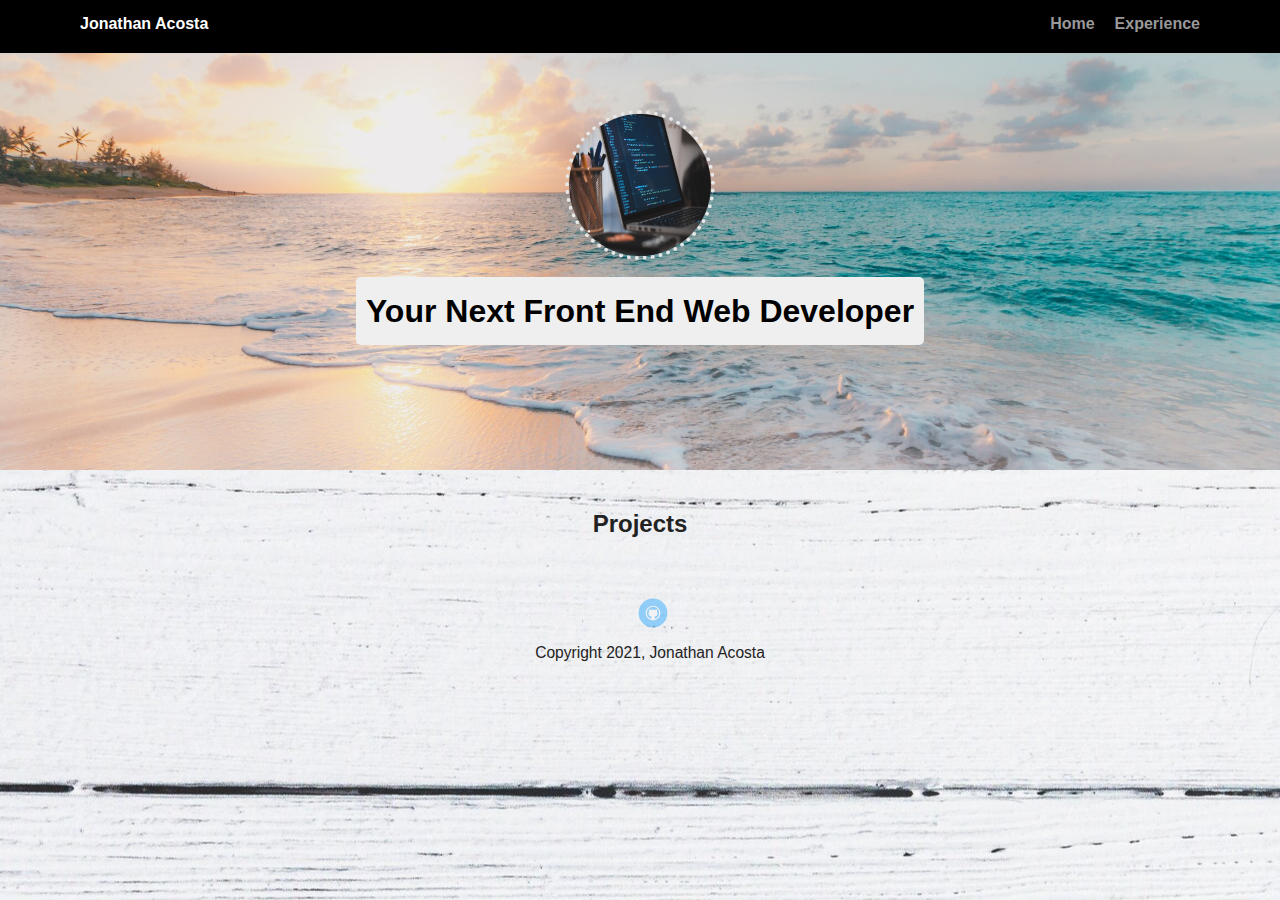
<file: src/fewprojects/techdegree-project-1/portfolio_update_v1/experience.html>
<!DOCTYPE html>
<html lang="en">

<head>
    <meta charset="utf-8">
    <title>Experience | Jonathan Acosta</title>
    <meta name="viewport" content="width=device-width, initial-scale=1.0">
    <link rel="stylesheet" href="styles.css">
</head>

<body>
    <div class="main-nav">
        <ul class="nav">
            <li class="name">Jonathan Acosta</li>
            <li><a href="index.html">Home</a></li>
            <li><a href="experience.html">Experience</a></li>
        </ul>
    </div>

    <header>
        <img src="images/profilePic.jpg" alt="Desktop setup of Jonathan Acosta" class="profile-image">
        <h1 class="tag name">Your Next Front End Web Developer</h1>
    </header>

    <main>
        <h2>Projects</h2>
    </main>

    <footer>
        <ul>
            <li><a href="https://github.com/AcostaJon" class="social github">Github</a></li>
        </ul>
        <p class="copyright">Copyright 2021, Jonathan Acosta</p>
    </footer>
</body>

</html>
</file>
<file: src/fewprojects/techdegree-project-2/css/style.css>
/* google font: open sans */
body{
    display: flex;
    flex-direction: column;
    margin: 0;
    text-align: center;
    font-family: 'Open Sans', sans-serif;
    color: rgb(50,50,50); 
}

header, .banner, .contact, footer{
    background-color: whitesmoke;
}

img{
    width: 100%;
}

ul{
    list-style-type: none;
    padding: 0;
}

a{
    text-decoration: none;
    color: rgb(50,50,50); 
}

h1{
    font-weight:700;
    padding-bottom: 15px;
}

h2,.footer-nav li{
    font-weight: 800;
    font-size: 16px;
}

h3{
    font-weight: 600;
}


span{
    color: rgb(107, 107, 107);
    font-weight: 800;
}

/* container layout */
.container, .row{
    width: 90%;
    margin: auto;
}
/*container layout  */

.main-nav li{
    background-color: white;
    border-radius: 6px;
    padding: 1rem 0;
    margin:.5rem  0;
    font-weight:700;
}
.main-footer{
    display: none;
}
.backToTop .container{
    display: flex;
    justify-content: space-between;
    align-items: center;
    padding: 1rem 0;
    border-top: darkgrey 1px solid;
}

.profileImg{
    width: 80%;
}

.banner, .row, .contact{
    padding: 2rem 0;
}
.row img{
    margin-top: 15px;
}
.row p, .banner p{
    line-height: 22px;
}
.banner p{
    color: rgb(151, 151, 151);
    line-height: 24px;
}
.portfolioHeading, .contact p{
    padding-top: 1rem;
}

/* tablet */
@media screen and (min-width:768px) {
    
    .main-nav, .row,.banner .container,.main-footer,.main-footer .container,.footer-nav{
        display: flex;
        justify-content: center;
    }
    .main-nav li{
        margin: 0 1.5rem;
        background-color: whitesmoke;
    }
    .banner img{
        width: 40%;
        order: 1;
        margin:0;
    }
   .row{
       flex-wrap: wrap;
   }
   .row p{
       padding:0 1rem;
   }
    .col, .banner p{
        flex:1 45%;
        margin: 0 5px;
    }
    .banner p{  
        text-align: left;
    }
    .backToTop{
        display: none;
    }
    .main-footer .container{
        justify-content: space-between;
        align-items: center;
        border-top: darkgrey 1px solid;

    }
    .footer-nav li{
        margin-left: 1rem;
    }
    .contact p{
        padding: 0 20%;
    }
    
}

/* desktop */
@media screen and (min-width:1024px) {
    .main-header .container{
        display: flex;
        justify-content: space-between;
        align-items: center;
    }

    .main-footer h2{
        padding: 0;
    }
    .banner p{
        font-size: 2rem;
        width: 60%;
        padding-right: 50px;
        line-height: 3rem;
    }
    .portfolioHeading,h2{
        padding-top: 3rem;
        font-size: 1.5rem;
    }
    .col{
        flex:1 30%;
    }

    .col img{
        margin-top: 3rem;
    }
    .row{
        margin-bottom: 3rem;
    }
    .contact p{
        padding: 1rem 35%;
    }
    .row p{
        padding: 0 20%;
    }

}
</file>
<file: src/fewprojects/techdegree-project-3/css/style.css>
* {
  box-sizing: border-box;
}
body {
  margin: 0;
  font-family: "Merriweather", serif;
}

main {
  margin: auto;
  width: 90%;
}

p,
label {
  color: rgb(141, 141, 141);
}

form {
  border-top: 2px solid rgb(62, 59, 85);
}

fieldset {
  border: none;
  padding: 15px 0;
}

.important {
  background-color: rgba(241, 241, 241, 0.329);
  border-radius: 10px;
}

hr {
  border: 1px solid rgb(62, 59, 85);
}

/* sign up button------------ */
button {
  display: block;
  background-color: lightseagreen;
  border: none;
  color: white;
  border-radius: 5px;
  font-size: 1rem;
  box-sizing: border-box;
}
/*  */

/*100% width set------------- */
select,
button,
textarea,
input[class="contact-input"] {
  width: 100%;
}
/* - */

/*------- spacing ------------*/
.contact-label-input,
.label-radio,
.label-checkbox,
textarea,
p {
  margin: 15px 0;
}

.contact-label-input input,
select,
textarea {
  padding: 20px;
}

.contact-label-input input,
select {
  margin-top: 10px;
}

.header-container,
button,
.signup-container,
[type="redio"],
[type="checkbox"] {
  padding: 15px 0;
}

#format-heading {
  padding-top: 15px;
}

legend {
  padding-top: 20px;
}
/*  */

/* center align--------------- */
.header-container,
.signup-container,
.copyright {
  text-align: center;
}
/*  */

.header-container {
  background-color: rgb(62, 59, 85);
  color: white;
}

.signup-container {
  border-bottom: 5px solid rgb(62, 59, 85);
  margin: 5px 0;
}

span,
.signup-header h1,
legend {
  font-weight: bold;
}

.signup-container h1,
legend {
  font-size: 1.3rem;
  color: rgb(62, 59, 85);
}

.signup-container p,
label[for="other-topics"] {
  font-size: 14px;
}
/*  */
/*input styles----------------------- */
.contact-label-input input,
textarea,
select {
  border: none;
  background-color: rgb(235, 235, 235);
  border-radius: 5px;
}

select,
::placeholder {
  color: rgb(180, 180, 180);
}

::placeholder {
  text-align: right;
}

[class="zipcode-input"] {
  width: 50%;
  display: block;
}

.contact-label-input input:focus,
select:focus,
textarea:focus {
  border: 2px solid lightskyblue;
  outline: none !important;
  background-color: rgb(212, 212, 212);
}
/* -------------------------------- */
/* italic font */
.copyright {
  font-style: italic;
}

/* desktop view */
@media screen and (min-width: 768px) {
  main {
    width: 60%;
  }
  .signup-container {
    padding-top: 2rem;
  }
  legend {
    padding: 3rem 0 0 0;
  }

  .copyright {
    padding: 20px 0;
  }
  /* container */
  .contact-label-input {
    display: flex;
    justify-content: space-between;
    align-items: center;
  }
  /*  */

  .contact-label-input label:not(.zipcode-label) {
    width: 50%;
  }
  .label-radio {
    margin-bottom: 20px;
  }
  .zipcode-label {
    width: 32.8%;
  }
  /* zipcode input */
  .zipcode-input {
    width: 25%;
    margin-right: auto;
  }
}
</file>
<file: src/fewprojects/techdegree-project-4/css/styles.css>
* {
  -webkit-box-sizing: border-box;
          box-sizing: border-box;
  color: #777;
}

p {
  line-height: 1.45em;
}

a {
  text-decoration: none;
}

.blockquote {
  margin-left: 20px;
  padding-left: 20px;
  border-left: 8px solid #58e1c1;
  border-radius: 5px;
}

.headline-primary {
  color: #58e1c1;
  margin-left: 10px;
}

.headline-secondary {
  color: #777;
}

.link {
  color: #51ddfc;
}

/*! normalize.css v8.0.1 | MIT License | github.com/necolas/normalize.css */
/* Document
   ========================================================================== */
/**
 * 1. Correct the line height in all browsers.
 * 2. Prevent adjustments of font size after orientation changes in iOS.
 */
html {
  line-height: 1.15;
  /* 1 */
  -webkit-text-size-adjust: 100%;
  /* 2 */
}

/* Sections
     ========================================================================== */
/**
   * Remove the margin in all browsers.
   */
body {
  margin: 0;
}

/**
   * Render the `main` element consistently in IE.
   */
main {
  display: block;
}

/**
   * Correct the font size and margin on `h1` elements within `section` and
   * `article` contexts in Chrome, Firefox, and Safari.
   */
h1 {
  font-size: 2em;
  margin: 0.67em 0;
}

/* Grouping content
     ========================================================================== */
/**
   * 1. Add the correct box sizing in Firefox.
   * 2. Show the overflow in Edge and IE.
   */
hr {
  -webkit-box-sizing: content-box;
          box-sizing: content-box;
  /* 1 */
  height: 0;
  /* 1 */
  overflow: visible;
  /* 2 */
}

/**
   * 1. Correct the inheritance and scaling of font size in all browsers.
   * 2. Correct the odd `em` font sizing in all browsers.
   */
pre {
  font-family: monospace, monospace;
  /* 1 */
  font-size: 1em;
  /* 2 */
}

/* Text-level semantics
     ========================================================================== */
/**
   * Remove the gray background on active links in IE 10.
   */
a {
  background-color: transparent;
}

/**
   * 1. Remove the bottom border in Chrome 57-
   * 2. Add the correct text decoration in Chrome, Edge, IE, Opera, and Safari.
   */
abbr[title] {
  border-bottom: none;
  /* 1 */
  text-decoration: underline;
  /* 2 */
  -webkit-text-decoration: underline dotted;
          text-decoration: underline dotted;
  /* 2 */
}

/**
   * Add the correct font weight in Chrome, Edge, and Safari.
   */
b,
strong {
  font-weight: bolder;
}

/**
   * 1. Correct the inheritance and scaling of font size in all browsers.
   * 2. Correct the odd `em` font sizing in all browsers.
   */
code,
kbd,
samp {
  font-family: monospace, monospace;
  /* 1 */
  font-size: 1em;
  /* 2 */
}

/**
   * Add the correct font size in all browsers.
   */
small {
  font-size: 80%;
}

/**
   * Prevent `sub` and `sup` elements from affecting the line height in
   * all browsers.
   */
sub,
sup {
  font-size: 75%;
  line-height: 0;
  position: relative;
  vertical-align: baseline;
}

sub {
  bottom: -0.25em;
}

sup {
  top: -0.5em;
}

/* Embedded content
     ========================================================================== */
/**
   * Remove the border on images inside links in IE 10.
   */
img {
  border-style: none;
}

/* Forms
     ========================================================================== */
/**
   * 1. Change the font styles in all browsers.
   * 2. Remove the margin in Firefox and Safari.
   */
button,
input,
optgroup,
select,
textarea {
  font-family: inherit;
  /* 1 */
  font-size: 100%;
  /* 1 */
  line-height: 1.15;
  /* 1 */
  margin: 0;
  /* 2 */
}

/**
   * Show the overflow in IE.
   * 1. Show the overflow in Edge.
   */
button,
input {
  /* 1 */
  overflow: visible;
}

/**
   * Remove the inheritance of text transform in Edge, Firefox, and IE.
   * 1. Remove the inheritance of text transform in Firefox.
   */
button,
select {
  /* 1 */
  text-transform: none;
}

/**
   * Correct the inability to style clickable types in iOS and Safari.
   */
button,
[type="button"],
[type="reset"],
[type="submit"] {
  -webkit-appearance: button;
}

/**
   * Remove the inner border and padding in Firefox.
   */
button::-moz-focus-inner,
[type="button"]::-moz-focus-inner,
[type="reset"]::-moz-focus-inner,
[type="submit"]::-moz-focus-inner {
  border-style: none;
  padding: 0;
}

/**
   * Restore the focus styles unset by the previous rule.
   */
button:-moz-focusring,
[type="button"]:-moz-focusring,
[type="reset"]:-moz-focusring,
[type="submit"]:-moz-focusring {
  outline: 1px dotted ButtonText;
}

/**
   * Correct the padding in Firefox.
   */
fieldset {
  padding: 0.35em 0.75em 0.625em;
}

/**
   * 1. Correct the text wrapping in Edge and IE.
   * 2. Correct the color inheritance from `fieldset` elements in IE.
   * 3. Remove the padding so developers are not caught out when they zero out
   *    `fieldset` elements in all browsers.
   */
legend {
  -webkit-box-sizing: border-box;
          box-sizing: border-box;
  /* 1 */
  color: inherit;
  /* 2 */
  display: table;
  /* 1 */
  max-width: 100%;
  /* 1 */
  padding: 0;
  /* 3 */
  white-space: normal;
  /* 1 */
}

/**
   * Add the correct vertical alignment in Chrome, Firefox, and Opera.
   */
progress {
  vertical-align: baseline;
}

/**
   * Remove the default vertical scrollbar in IE 10+.
   */
textarea {
  overflow: auto;
}

/**
   * 1. Add the correct box sizing in IE 10.
   * 2. Remove the padding in IE 10.
   */
[type="checkbox"],
[type="radio"] {
  -webkit-box-sizing: border-box;
          box-sizing: border-box;
  /* 1 */
  padding: 0;
  /* 2 */
}

/**
   * Correct the cursor style of increment and decrement buttons in Chrome.
   */
[type="number"]::-webkit-inner-spin-button,
[type="number"]::-webkit-outer-spin-button {
  height: auto;
}

/**
   * 1. Correct the odd appearance in Chrome and Safari.
   * 2. Correct the outline style in Safari.
   */
[type="search"] {
  -webkit-appearance: textfield;
  /* 1 */
  outline-offset: -2px;
  /* 2 */
}

/**
   * Remove the inner padding in Chrome and Safari on macOS.
   */
[type="search"]::-webkit-search-decoration {
  -webkit-appearance: none;
}

/**
   * 1. Correct the inability to style clickable types in iOS and Safari.
   * 2. Change font properties to `inherit` in Safari.
   */
::-webkit-file-upload-button {
  -webkit-appearance: button;
  /* 1 */
  font: inherit;
  /* 2 */
}

/* Interactive
     ========================================================================== */
/*
   * Add the correct display in Edge, IE 10+, and Firefox.
   */
details {
  display: block;
}

/*
   * Add the correct display in all browsers.
   */
summary {
  display: list-item;
}

/* Misc
     ========================================================================== */
/**
   * Add the correct display in IE 10+.
   */
template {
  display: none;
}

/**
   * Add the correct display in IE 10.
   */
[hidden] {
  display: none;
}

* {
  font-family: "Lato", sans-serif;
}

.blockquote {
  font-size: 1.5em;
  font-weight: 300;
  font-style: italic;
}

.headline-secondary {
  font-weight: 300;
}

.link {
  font-weight: 700;
}

.default, .error, .info, .success, .warning {
  margin-top: 15px;
  width: 100%;
  color: #fff;
  border: none;
  padding: 10px 0;
  text-transform: lowercase;
  border-radius: 5px;
}

.default {
  background-color: #51ddfc;
}

.default:hover {
  background-color: #9cecfd;
}

.error {
  background-color: #e4757a;
}

.error:hover {
  background-color: #f1b5b8;
}

.info {
  background-color: #927bc1;
}

.info:hover {
  background-color: #bdafd9;
}

.success {
  background-color: #63cc82;
}

.success:hover {
  background-color: #9ddfb0;
}

.warning {
  background-color: #fd7856;
}

.warning:hover {
  background-color: #feb4a2;
}

.form {
  -ms-flex-preferred-size: 100%;
      flex-basis: 100%;
}

.form .input {
  display: block;
  width: 94%;
  margin: 10px auto 0;
  border: none;
  padding: 10px;
  border-bottom: 5px solid #58e1c1;
}

.form .hidden {
  position: absolute;
  left: -10000px;
  top: auto;
  width: 1px;
  height: 1px;
  overflow: hidden;
}

.container {
  padding: 0 10px;
}

.row {
  display: -webkit-box;
  display: -ms-flexbox;
  display: flex;
  -webkit-box-orient: vertical;
  -webkit-box-direction: normal;
      -ms-flex-direction: column;
          flex-direction: column;
  padding: 1em 10px;
}

[class^="col"] {
  margin-top: 10px;
  -ms-flex-preferred-size: 100%;
      flex-basis: 100%;
  min-height: 25px;
  padding: 10px;
  border-radius: 5px;
}

.theme.col-1 {
  background-color: #927bc1;
}

.theme.col-2 {
  background-color: #fd7856;
}

.theme.col-3 {
  background-color: #deb2ee;
}

.theme.col-4 {
  background-color: #7ee6fd;
}

.theme.col-5 {
  background-color: #88d9a0;
}

.theme.col-6 {
  background-color: #4da2bb;
}

.theme.col-7 {
  background-color: #ec9fa3;
}

.theme.col-8 {
  background-color: #fd9f85;
}

.theme.col-9 {
  background-color: #e4757a;
}

.theme.col-10 {
  background-color: #63cc82;
}

.theme.col-11 {
  background-color: #51ddfc;
}

.theme.col-12 {
  background-color: #80e8d1;
}

.card {
  -ms-flex-preferred-size: 100%;
      flex-basis: 100%;
}

.nav {
  padding-left: 0;
  -ms-flex-preferred-size: 100%;
      flex-basis: 100%;
  display: -webkit-box;
  display: -ms-flexbox;
  display: flex;
  -webkit-box-orient: vertical;
  -webkit-box-direction: normal;
      -ms-flex-direction: column;
          flex-direction: column;
}

.nav-link {
  text-align: center;
  border-radius: 5px;
  padding: 10px 0;
  display: block;
  width: 100%;
  -webkit-transition: background-color 0.2s ease-in, color 0.2s ease-in-out;
  transition: background-color 0.2s ease-in, color 0.2s ease-in-out;
}

.nav-link:hover {
  color: #fff;
  background-color: #99edd9;
}

@media (min-width: 768px) {
  .container {
    max-width: 1400px;
    display: block;
    margin-left: auto;
    margin-right: auto;
  }
  .centered {
    display: block;
    margin-left: auto;
    margin-right: auto;
  }
  .row {
    -webkit-box-orient: horizontal;
    -webkit-box-direction: normal;
        -ms-flex-direction: row;
            flex-direction: row;
  }
  [class^="col"] {
    display: -webkit-box;
    display: -ms-flexbox;
    display: flex;
    -webkit-box-pack: center;
        -ms-flex-pack: center;
            justify-content: center;
    margin-top: 0;
    -webkit-box-align: center;
        -ms-flex-align: center;
            align-items: center;
  }
  [class^="col"] + [class^="col"] {
    margin-left: 10px;
  }
  .col-1 {
    -ms-flex-preferred-size: 8.33%;
        flex-basis: 8.33%;
  }
  .col-2 {
    -ms-flex-preferred-size: 16.67%;
        flex-basis: 16.67%;
  }
  .col-3 {
    -ms-flex-preferred-size: 25%;
        flex-basis: 25%;
  }
  .col-4 {
    -ms-flex-preferred-size: 33.33%;
        flex-basis: 33.33%;
  }
  .col-5 {
    -ms-flex-preferred-size: 41.67%;
        flex-basis: 41.67%;
  }
  .col-6 {
    -ms-flex-preferred-size: 50%;
        flex-basis: 50%;
  }
  .col-7 {
    -ms-flex-preferred-size: 58.33%;
        flex-basis: 58.33%;
  }
  .col-8 {
    -ms-flex-preferred-size: 66.67%;
        flex-basis: 66.67%;
  }
  .col-9 {
    -ms-flex-preferred-size: 75%;
        flex-basis: 75%;
  }
  .col-10 {
    -ms-flex-preferred-size: 83.33%;
        flex-basis: 83.33%;
  }
  .col-11 {
    -ms-flex-preferred-size: 91.67%;
        flex-basis: 91.67%;
  }
  .col-12 {
    -ms-flex-preferred-size: 100%;
        flex-basis: 100%;
  }
  .nav {
    -webkit-box-orient: horizontal;
    -webkit-box-direction: normal;
        -ms-flex-direction: row;
            flex-direction: row;
    -webkit-box-pack: end;
        -ms-flex-pack: end;
            justify-content: flex-end;
    -webkit-box-align: center;
        -ms-flex-align: center;
            align-items: center;
  }
  .nav-link {
    -ms-flex-preferred-size: 100px;
        flex-basis: 100px;
  }
  .btn {
    padding: 10px 30px;
  }
  .btn + .btn {
    margin-left: 10px;
  }
  .logo {
    margin-left: initial;
    margin-right: initial;
  }
}

.img-avatar {
  display: block;
  margin-left: auto;
  margin-right: auto;
  margin-top: 10px;
  max-width: 100%;
  max-height: 100%;
}

.img-logo {
  display: block;
  margin-left: auto;
  margin-right: auto;
}

.img-frame {
  display: block;
  margin-left: auto;
  margin-right: auto;
  margin-top: 10px;
  max-width: 100%;
  padding: 13px;
  border: 1px solid #ccc;
}
/*# sourceMappingURL=styles.css.map */
</file>
<file: src/fewprojects/techdegree-project-5/css/baguetteBox.css>
/*!
 * baguetteBox.js
 * @author  feimosi
 * @version 1.11.1
 * @url https://github.com/feimosi/baguetteBox.js
 */
#baguetteBox-overlay {
  display: none;
  opacity: 0;
  position: fixed;
  overflow: hidden;
  top: 0;
  left: 0;
  width: 100%;
  height: 100%;
  z-index: 1000000;
  background-color: #222;
  background-color: rgba(0, 0, 0, 0.8);
  -webkit-transition: opacity 0.5s ease;
  transition: opacity 0.5s ease;
}
#baguetteBox-overlay.visible {
  opacity: 1;
}
#baguetteBox-overlay .full-image {
  display: inline-block;
  position: relative;
  width: 100%;
  height: 100%;
  text-align: center;
}
#baguetteBox-overlay .full-image figure {
  display: inline;
  margin: 0;
  height: 100%;
}
#baguetteBox-overlay .full-image img {
  display: inline-block;
  width: auto;
  height: auto;
  max-height: 100%;
  max-width: 100%;
  vertical-align: middle;
  -webkit-box-shadow: 0 0 8px rgba(0, 0, 0, 0.6);
  -moz-box-shadow: 0 0 8px rgba(0, 0, 0, 0.6);
  box-shadow: 0 0 8px rgba(0, 0, 0, 0.6);
}
#baguetteBox-overlay .full-image figcaption {
  display: block;
  position: absolute;
  bottom: 0;
  width: 100%;
  text-align: center;
  line-height: 1.8;
  white-space: normal;
  color: #ccc;
  background-color: #000;
  background-color: rgba(0, 0, 0, 0.6);
  font-family: sans-serif;
}
#baguetteBox-overlay .full-image:before {
  content: "";
  display: inline-block;
  height: 50%;
  width: 1px;
  margin-right: -1px;
}

#baguetteBox-slider {
  position: absolute;
  left: 0;
  top: 0;
  height: 100%;
  width: 100%;
  white-space: nowrap;
  -webkit-transition: left 0.4s ease, -webkit-transform 0.4s ease;
  transition: left 0.4s ease, -webkit-transform 0.4s ease;
  transition: left 0.4s ease, transform 0.4s ease;
  transition: left 0.4s ease, transform 0.4s ease, -webkit-transform 0.4s ease, -moz-transform 0.4s ease;
}
#baguetteBox-slider.bounce-from-right {
  -webkit-animation: bounceFromRight 0.4s ease-out;
  animation: bounceFromRight 0.4s ease-out;
}
#baguetteBox-slider.bounce-from-left {
  -webkit-animation: bounceFromLeft 0.4s ease-out;
  animation: bounceFromLeft 0.4s ease-out;
}

@-webkit-keyframes bounceFromRight {
  0% {
    margin-left: 0;
  }
  50% {
    margin-left: -30px;
  }
  100% {
    margin-left: 0;
  }
}

@keyframes bounceFromRight {
  0% {
    margin-left: 0;
  }
  50% {
    margin-left: -30px;
  }
  100% {
    margin-left: 0;
  }
}

@-webkit-keyframes bounceFromLeft {
  0% {
    margin-left: 0;
  }
  50% {
    margin-left: 30px;
  }
  100% {
    margin-left: 0;
  }
}

@keyframes bounceFromLeft {
  0% {
    margin-left: 0;
  }
  50% {
    margin-left: 30px;
  }
  100% {
    margin-left: 0;
  }
}

.baguetteBox-button#next-button,
.baguetteBox-button#previous-button {
  top: 50%;
  top: calc(50% - 30px);
  width: 44px;
  height: 60px;
}

.baguetteBox-button {
  position: absolute;
  cursor: pointer;
  outline: none;
  padding: 0;
  margin: 0;
  border: 0;
  -moz-border-radius: 15%;
  border-radius: 15%;
  background-color: #323232;
  background-color: rgba(50, 50, 50, 0.5);
  color: #ddd;
  font: 1.6em sans-serif;
  -webkit-transition: background-color 0.4s ease;
  transition: background-color 0.4s ease;
}
.baguetteBox-button:focus,
.baguetteBox-button:hover {
  background-color: rgba(50, 50, 50, 0.9);
}
.baguetteBox-button#next-button {
  right: 2%;
}
.baguetteBox-button#previous-button {
  left: 2%;
}
.baguetteBox-button#close-button {
  top: 20px;
  right: 2%;
  right: calc(2% + 6px);
  width: 30px;
  height: 30px;
}
.baguetteBox-button svg {
  position: absolute;
  left: 0;
  top: 0;
}

/*
      Preloader
      Borrowed from http://tobiasahlin.com/spinkit/
  */
.baguetteBox-spinner {
  width: 40px;
  height: 40px;
  display: inline-block;
  position: absolute;
  top: 50%;
  left: 50%;
  margin-top: -20px;
  margin-left: -20px;
}

.baguetteBox-double-bounce1,
.baguetteBox-double-bounce2 {
  width: 100%;
  height: 100%;
  -moz-border-radius: 50%;
  border-radius: 50%;
  background-color: #fff;
  opacity: 0.6;
  position: absolute;
  top: 0;
  left: 0;
  -webkit-animation: bounce 2s infinite ease-in-out;
  animation: bounce 2s infinite ease-in-out;
}

.baguetteBox-double-bounce2 {
  -webkit-animation-delay: -1s;
  animation-delay: -1s;
}

@-webkit-keyframes bounce {
  0%,
  100% {
    -webkit-transform: scale(0);
    transform: scale(0);
  }
  50% {
    -webkit-transform: scale(1);
    transform: scale(1);
  }
}

@keyframes bounce {
  0%,
  100% {
    -webkit-transform: scale(0);
    -moz-transform: scale(0);
    transform: scale(0);
  }
  50% {
    -webkit-transform: scale(1);
    -moz-transform: scale(1);
    transform: scale(1);
  }
}
</file>
<file: src/fewprojects/techdegree-project-5/css/style.css>
body {
  margin: 0;
}
/* gallery container */
.gallery {
  width: 90%;
  margin: 0 auto;
  padding-bottom: 3rem;
  justify-content: center;
  display: grid;
  grid-template-columns: repeat(auto-fit, 350px);
  grid-auto-rows: minmax(200px, auto);
  grid-gap: 1rem;
}
.gallery a {
  text-align: center;
}
/*gallery images */
.gallery img {
  width: 100%;
  height: 100%;
}

/* search input container */
.search-box {
  padding: 2rem;
  text-align: center;
  margin: 0;
}
/* search input */
input {
  width: 80%;
  padding: 1rem;
  border-radius: 6px;
  outline: none;
  transition: all 0.3s ease-in;
}
/* input when focused/active */
input:focus {
  border: 2px solid rgb(86, 201, 236);
  background-color: rgb(209, 209, 209);
}
/* inputs placeholder */
input:focus::placeholder {
  color: white;
  font-size: 1rem;
}

/* ==========Media Query's============= */
/* tablet view and larger */
@media only screen and (min-width: 768px) {
  .search-box input {
    /* resize search bar */
    max-width: 50%;
  }
}
</file>
<file: src/fewprojects/techdegree-project-6/css/styles.css>
/* Main styles */
@import url("https://fonts.googleapis.com/css?family=Open+Sans:400,700&Roboto:300");

/* Variables */

:root {
  --color-win: #78cf82;
  --color-lose: #d94545;
  --color-start: #5b85b7;
  --color-neutral: #445069;
  --color-neutral-light: #d2d2d2;
  --color-keys: #37474f;
  --color-keys-light: #e5e5e5;
  --font-size-large: 60px;
  --font-size-medium: 20px;
  --transition: all 0.2s ease-in-out;
}

/* main */

* {
  box-sizing: border-box;
}

body {
  justify-content: space-evenly;
  flex-direction: column;
  display: flex;
  height: 100vh;
}

li,
ol,
ul {
  padding: 0;
  display: inline-block;
}

h2 {
  margin: 0;
  text-transform: uppercase;
  font-family: "Open Sans", sans-serif;
  font-size: var(--font-size-large);
  margin: 0;
}

button {
  margin: 6px;
  border: 1px solid transparent;
  padding: 0.5rem 1rem;
  color: var(--color-keys);
  font-size: var(--font-size-medium);
  background-color: var(--color-keys-light);
  border-radius: 5px;
  -webkit-transition: var(--transition);
  -o-transition: var(--transition);
  transition: var(--transition);
}

.main-container {
  display: flex;
  flex-direction: column;
  justify-content: space-around;
  height: 100%;
  max-height: 900px;
  text-align: center;
}

.section {
  width: 100%;
  padding: 10px;
}

/* Title */

.header {
  color: var(--color-start);
}

/* Phrase */

.letter {
  font-size: var(--font-size-medium);
  height: 65px;
  width: 65px;
  padding: 20px 1px 0 1px;
  margin-right: 2px;
  color: transparent;
  background: var(--color-neutral-light);
  border-radius: 5px;
}

.space {
  width: 15px;
}

.show {
  color: white;
  background-color: var(--color-neutral);
  font-size: var(--font-size-medium);
  height: 65px;
  width: 65px;
  padding: 20px;
  border-radius: 5px;
  transition: background-color 0.5s ease-in;
}

/* Keyboard */

.keyrow {
  display: flex;
  justify-content: center;
}

.chosen {
  background: var(--color-neutral);
  border-radius: 5px;
  font-size: var(--font-size-medium);
  color: #ffffff;
}

.btn__reset {
  padding: 8px;
  margin: 50px auto;
  background: #ffffff;
  border-radius: 5px;
  font-size: var(--font-size-medium);
}

/* Overlay */

#overlay {
  display: flex;
  flex-direction: column;
  position: fixed;
  color: #ffffff;
  justify-content: center;
  top: 0;
  bottom: 0;
  left: 0;
  right: 0;
  border-radius: 5px;
}

.title {
  color: #fff;
}

.start {
  background-color: var(--color-start);
}

.start a {
  color: var(--color-win);
}

.win {
  background-color: var(--color-win);
}

.win a {
  color: var(--color-win);
}

.lose {
  background-color: var(--color-lose);
}

.lose a {
  color: var(--color-lose);
}
</file>
<file: src/fewprojects/techdegree-project-8/css/style.css>
body {
  overflow-x: hidden;
}
a {
  text-decoration: none;
}
img {
  border-radius: 50%;
}
h3 {
  font-size: 14px;
}
input {
  width: 400px;
  height: 25px;
  padding-left: 5px;
}
.main-div {
  width: 90%;
  margin: 0 auto;
}
.header {
  display: flex;
  justify-content: space-between;
  align-items: center;
}
.user-widget {
  border: 2px solid lightgray;
  border-radius: 10px;
  margin-bottom: 1.5rem;
  padding: 1.3rem 0.5rem;
  cursor: pointer;
}
.user-widget:hover {
  border: 2px solid rgb(255, 255, 255);
  box-shadow: 0px 3px 8px rgb(0, 0, 0);
}
.user-widget a {
  display: flex;
  align-items: center;
}

.user-img {
  width: 40%;
  text-align: center;
}
.user-desc {
  width: 60%;
  padding-left: 1rem;
}
.user-desc h1 {
  margin-bottom: 0;
  color: black;
}
.user-desc p:first-of-type {
  margin: 8px 0;
  color: rgb(97, 97, 97);
  font-size: 12px;
}
.user-desc p:last-of-type {
  margin-top: 0;
  color: rgb(145, 144, 144);
}
/* Modal */
/* The Modal (background) */
.modal {
  display: none;
  /* Hidden by default */
  position: fixed; /* Stay in place */
  z-index: 1; /* Sit on top */
  left: 0;
  top: 0;
  width: 100%; /* Full width */
  height: 100%; /* Full height */
  overflow: auto; /* Enable scroll if needed */
  background-color: rgb(0, 0, 0); /* Fallback color */
  background-color: rgba(0, 0, 0, 0.4); /* Black w/ opacity */
}

/* Modal Content/Box */
.modal-content {
  background-color: #fefefe;
  margin: 5% auto; /* 5% from the top and centered */
  padding: 20px;
  border: 1px solid #888;
  width: 70%; /* Could be more or less, depending on screen size */
  border-radius: 12px;
  display: flex;
  flex-direction: column;
}
.userNav {
  display: flex;
  justify-content: space-between;
}
/* modal user description box */
#user-desc-box {
  text-align: center;
  height: 100%;
  width: 80%;
  margin: 0 auto;
  /* display: flex; */
  flex-direction: column;
}
.userDesc {
  color: rgb(138, 138, 138);
}
/* modal image */
#user-desc-box img {
  width: 50%;
  box-shadow: 2px 2px 6px black;
}

/* The Close Button */
.close {
  color: #aaa;
  margin-left: auto;
  font-size: 30px;
  font-weight: bold;
}

.close:hover,
.close:focus {
  color: black;
  text-decoration: none;
  cursor: pointer;
}
/* tablet view */
@media screen and (min-width: 768px) {
  #employee-div {
    display: flex;
    flex-wrap: wrap;
    justify-content: space-between;
  }
  .user-widget {
    width: 45%;
  }
  h3 {
    font-size: 19px;
  }
  /* modal */
  .modal-content {
    width: 40%;
  }
}

/* desktop view */
@media screen and (min-width: 1024px) {
  .user-widget {
    width: 30%;
  }
  /* modal */
  .modal-content {
    width: 25%;
  }
}
</file>
<file: src/fewprojects/techdegree-project-1/portfolio_update_v1/styles.css>
/* Global Layout Set-up */
* { 
  box-sizing: border-box;
}
  
body {
  margin: 0;
  padding: 0;
  text-align: center;
  font-family: 'Roboto', sans-serif;
  color: #222;
  background: url('images/bodyBackground.jpg') no-repeat center ;
}
/* Link Styles */

a {
  text-decoration: none;
  color: #999;
}
a:hover {
  color: #6633ff;
}

/* Section Styles */

.main-nav {
  width: 100%;
  background: black;
  min-height: 30px;
  padding: 10px;
  position: fixed;
  text-align: center;
}
.nav {
  display: flex;
  justify-content: space-around;
  font-weight: 700;
  list-style-type: none;
  margin: 0 auto;
  padding: 0;
}

.nav .name {
    display: block;
    margin-right: auto;
    color: white;
}
.nav li {
  padding: 5px 10px 10px 10px;
}
.nav a {
  transition: all .5s;
}
.nav a:hover {
  color: white
}

header {
  text-align: center;
  background: url('images/beach.jpg') no-repeat center ;
  background-size: cover;
  overflow: hidden;
  padding-top: 60px;
}
header {
  line-height: 1.5;
}
header .profile-image {
  margin-top: 50px;
  width: 150px;
  height: 150px;
  border-radius: 50%;
  border: 4px dotted #e7e7e7;
  transition: all .5s;
}
header .profile-image:hover {
  transform: scale(1.5) rotate(360deg);
}
.tag {
  background-color: #efefef;
  color: black;
  padding: 10px;
  border-radius: 5px;
  display: table;
  margin: 10px auto;
} 
.location {
  background-color: #222;
  color: yellow;
}
.card {
  margin: 30px;
  padding: 20px 40px 40px;
  max-width: 500px;
  text-align: left;
  background: #fff;
  border-bottom: 4px solid #ccc;
  border-radius: 6px;
  transition: all .5s;
}
.card:hover {
  border-color: #ff99ff;
}

ul.skills {
  padding: 0;
  text-align: center;
}

.skills li {
  border-radius: 6px;
  display: inline-block;
  background: #ff9904;
  color: white;
  padding: 5px 10px;
  margin: 2px;
}

.skills li:nth-child(odd) {
  background: #0399ff;
}

footer {
  width: 100%;
  min-height: 30px;
  padding: 20px 0 40px 20px;
}

footer .copyright {
  top: -8px;
  font-size: .75em;
}

footer ul {
  list-style-type: none;
  margin: 0;
  padding: 0;
}

footer ul li {
  display: inline-block;
}

a.social {
  display: inline-block;
  text-indent: -9999px;
  margin-left: 5px;
  width: 30px;
  height: 30px;
  background-size: 30px 30px;
  opacity: .4;
  transition: all .5s;
}
a.twitter {
  background-image: url(images/twitter.svg);
}
a.linkedin {
  background-image: url(images/linkedin.svg);
}
a.github {
  background-image: url(images/github.svg);
}
a.social:hover {
  opacity: 1;
}
.clearfix {
  clear: both;
}

/* Styles for larger screens */
@media screen and (min-width: 720px) {
  
  .flex {
      display: -ms-flexbox;      /* TWEENER - IE 10 */
      display: flex; 
      max-width: 1200px;
      -ms-flex-pack: distribute;
      justify-content: space-around;
      margin: 0 auto;
  }

  header {
    min-height: 470px;
  }

  .nav {
    max-width: 1200px;
    padding: 0 30px;
  }


  main {
    padding-top: 20px;
  }

  main p {
    line-height: 1.6em;
  }

  footer {
    font-size: 1.3em;
    max-width: 1200px;
    margin: 40px auto;
  }

}
</file>
<file: src/fewprojects/techdegree-project-4/resources/css/styles.css>
/* ============================================= */
/*              Base styles                      */
/* ============================================= */

* {
  font-family: 'Lato', sans-serif;
  color: #777;
  box-sizing: border-box;
}

p {
  line-height: 1.45em;
}

a {
  text-decoration: none;
}


/* ============================================= */
/*              Typography                       */
/* ============================================= */

.headline-primary {
  color: #58e1c1;
  margin-left: 10px;
}

.headline-secondary {
  font-weight: 300;
  color: #777;
}

.link {
  color: #51ddfc;
  font-weight: 700;
}

.blockquote {
  font-size: 1.5em;
  font-weight: 300;
  font-style: italic;
  margin-left: 20px;
  padding-left: 20px;
  border-left: 8px solid #58e1c1;
  border-radius: 5px;
}


/* ============================================= */
/*              Grid System                      */
/* ============================================= */

.container {
  padding: 0 10px;
}

.row {
  display: flex;
  flex-direction: column;
  padding: 1em 10px;
}

[class^=col] {
  margin-top: 10px;
  flex-basis: 100%;
  min-height: 25px;
  padding: 10px;
  border-radius: 5px;
}

.theme.col-1 {
  background-color: #927bc1;
}

.theme.col-2 {
  background-color: #fd7856;
}

.theme.col-3 {
  background-color: #deb2ee;
}

.theme.col-4 {
  background-color: #7ee6fd;
}

.theme.col-5 {
  background-color: #88d9a0;
}

.theme.col-6 {
  background-color: #4da2bb;
}

.theme.col-7 {
  background-color: #ec9fa3;
}

.theme.col-8 {
  background-color: #fd9f85;
}

.theme.col-9 {
  background-color: #e4757a;
}

.theme.col-10 {
  background-color: #63cc82;
}

.theme.col-11 {
  background-color: #51ddfc;
}

.theme.col-12 {
  background-color: #80e8d1;
}

.card {
  flex-basis: 100%;
}


/* ============================================= */
/*              Navigation                       */
/* ============================================= */

.nav {
  padding-left: 0;
  flex-basis: 100%;
  display: flex;
  flex-direction: column;
}

.nav-link {
  text-align: center;
  border-radius: 5px;
  padding: 10px 0;
  display: block;
  width: 100%;
  transition: 
    background-color .2s ease-in-out, 
    color .2s ease-in-out;
}

.nav-link:hover {
  color: #fff;
  background-color: #58e1c1;
}


/* ============================================= */
/*              Buttons                          */
/* ============================================= */

.btn {
  margin-top: 15px;
  width: 100%;
  color: #fff;
  border: none;
  padding: 10px 0;
  text-transform: uppercase;
  border-radius: 5px;
}

.default {
  background-color: #51ddfc;
}

.error {
  background-color: #e4757a;
}

.info {
  background-color: #927bc1;
}

.success {
  background-color: #63cc82;
}

.warning {
  background-color: #fd7856;
}


/* ============================================= */
/*              Forms                            */
/* ============================================= */

.form {
  flex-basis: 100%;
}

.input{
  display: block;
  width: 94%;
  margin: 10px auto 0;
  border: none;
  padding: 10px;
  border-bottom: 5px solid #58e1c1;
}

.hidden {
  position:absolute;
  left:-10000px;
  top:auto;
  width:1px;
  height:1px;
  overflow:hidden;
}


/* ============================================= */
/*              Images                           */
/* ============================================= */

.img-avatar {
  display: block;
  margin-left: auto;
  margin-right: auto;
  margin-top: 10px;
  max-width: 100%; 
  max-height: 100%;
}

.img-frame {
  display: block;
  margin-left: auto;
  margin-right: auto;
  margin-top: 10px;
  max-width: 100%;
  padding: 13px;
  border: 1px solid #ccc;
}

.img-logo {
  display: block;
  margin-left: auto;
  margin-right: auto;
}


/* ============================================= */
/*              Media Queries                    */
/* ============================================= */
@media (min-width: 768px) {

.container {
  max-width: 1400px;
  display: block;
  margin-left: auto;
  margin-right: auto;
}

.centered {
  display: block;
  margin-left: auto;
  margin-right: auto;
}

.row {
  flex-direction: row;
}

[class^=col] {
  display: flex;
  justify-content: center;
  margin-top: 0;
  align-items: center;
}

[class^=col] + [class^=col] {
  margin-left: 10px;
}

.col-1 {
  flex-basis: 8.33%;
}

.col-2 {
  flex-basis: 16.67%;
}

.col-3 {
  flex-basis: 25.00%;
}

.col-4 {
  flex-basis: 33.33%;
}

.col-5 {
  flex-basis: 41.67%;
}

.col-6 {
  flex-basis: 50.00%;
}

.col-7 {
  flex-basis: 58.33%;
}

.col-8 {
  flex-basis: 66.67%;
}

.col-9 {
  flex-basis: 75.00%
}

.col-10 {
  flex-basis: 83.33%;
}

.col-11 {
  flex-basis: 91.67%;
}

.col-12 {
  flex-basis: 100%;
}

.nav {
  flex-direction: row;
  justify-content: flex-end;
  align-items: center;
}

.nav-link {
  flex-basis: 100px;
}

.btn {
  padding: 10px 30px;
}

.btn + .btn {
  margin-left: 10px;
}

.logo {
  margin-left: initial;
  margin-right: initial;
}

}
</file>
